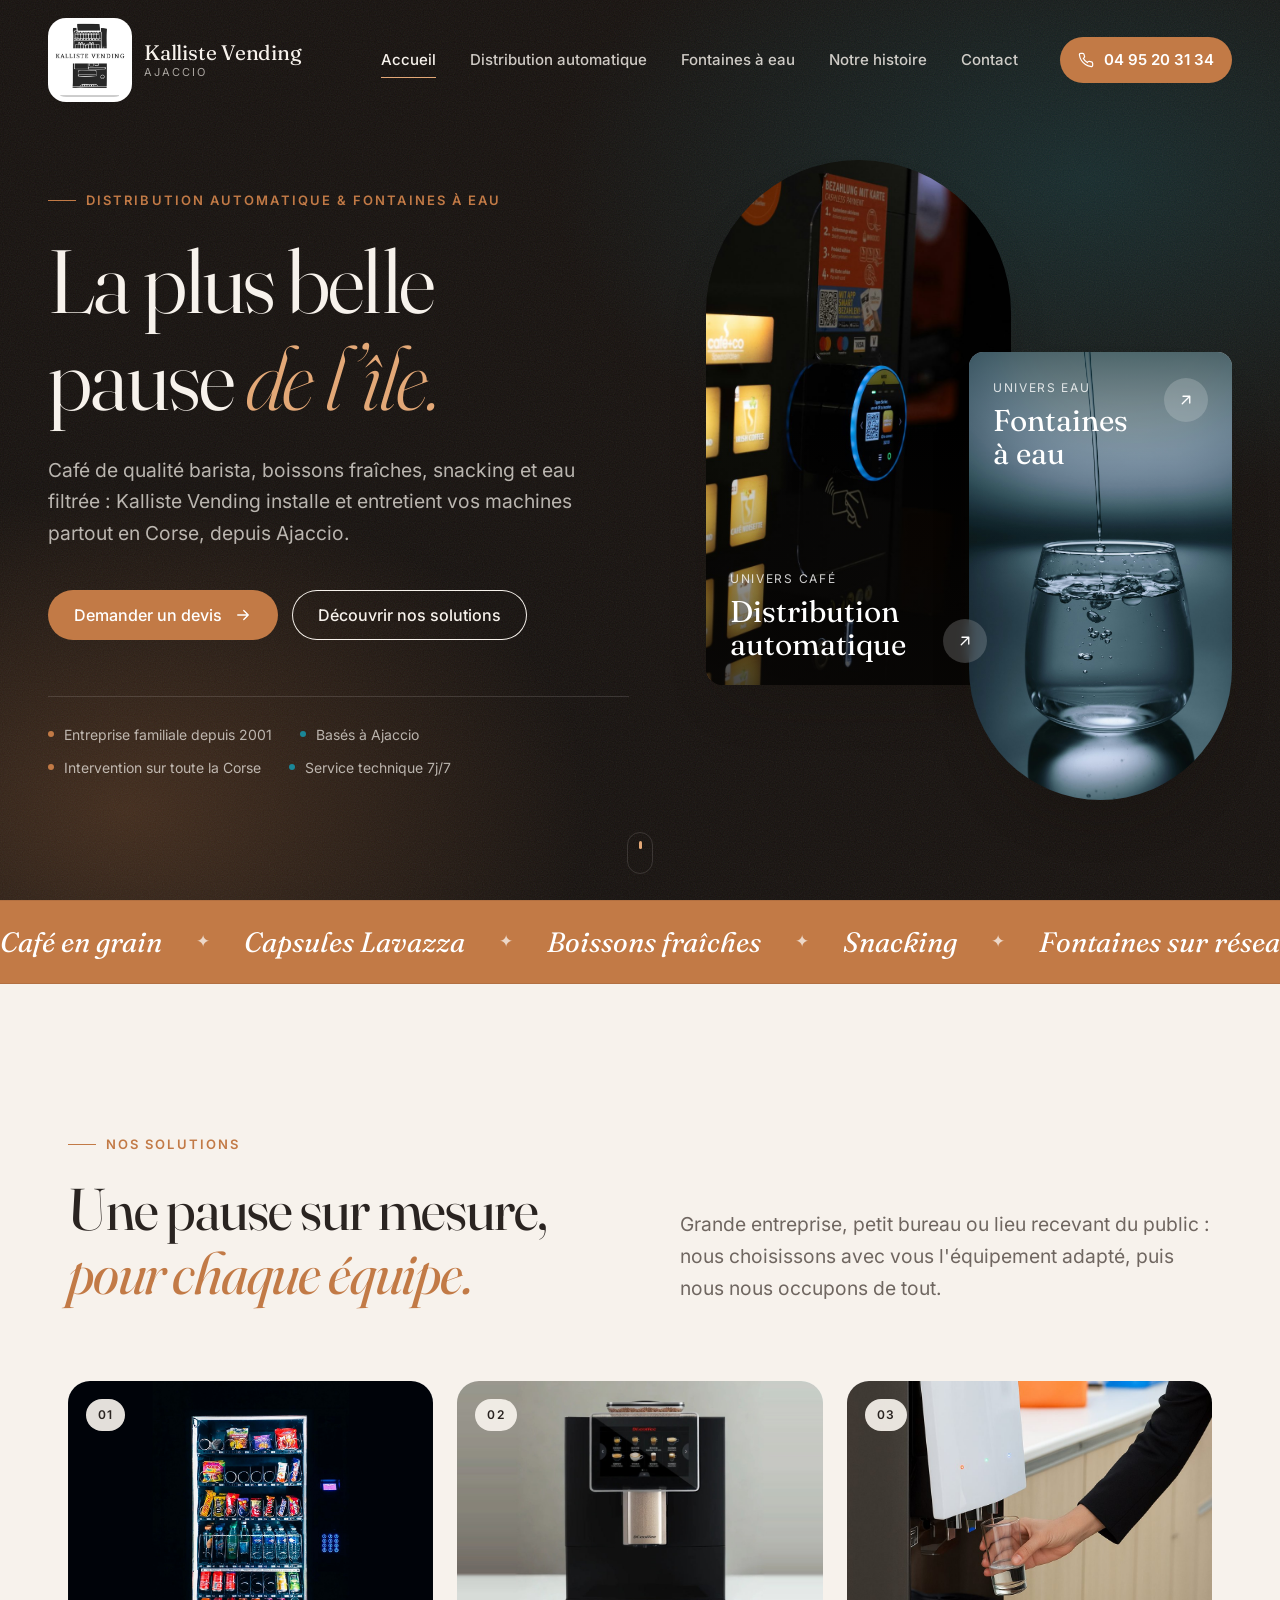
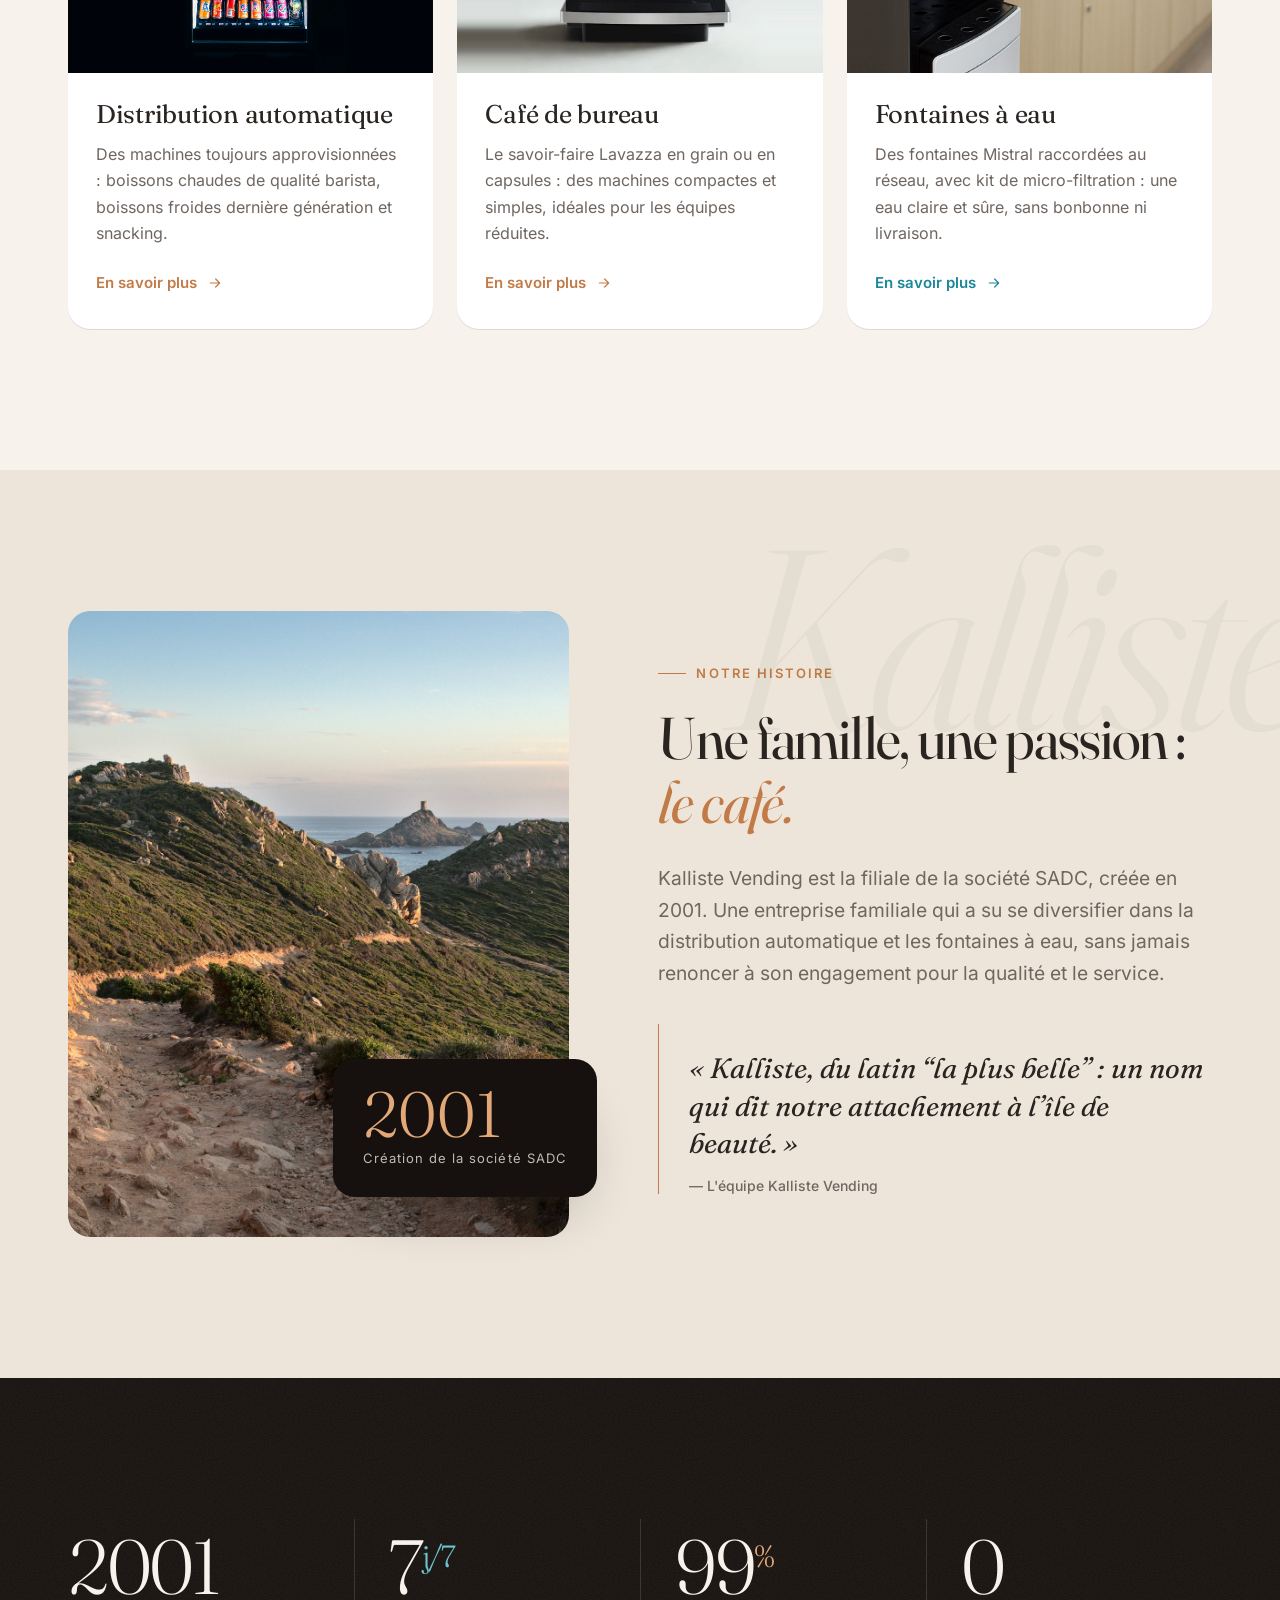
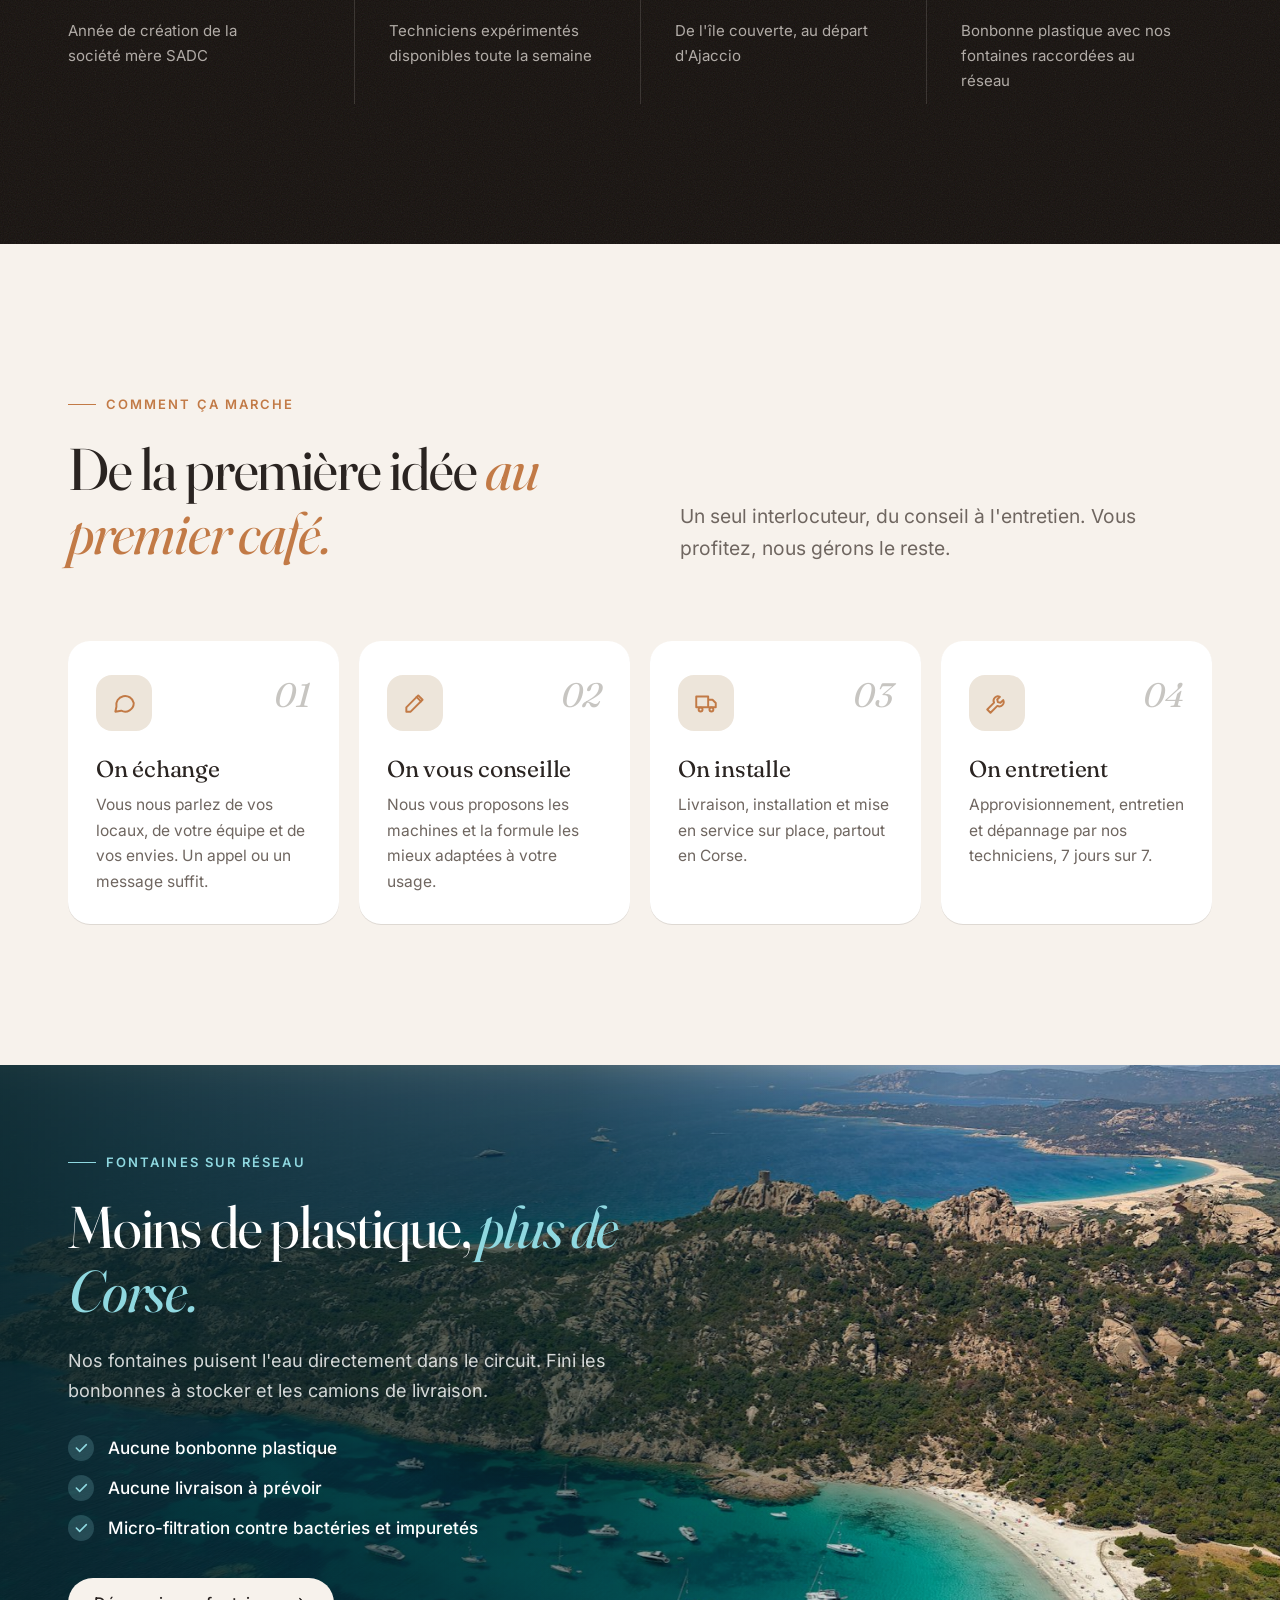
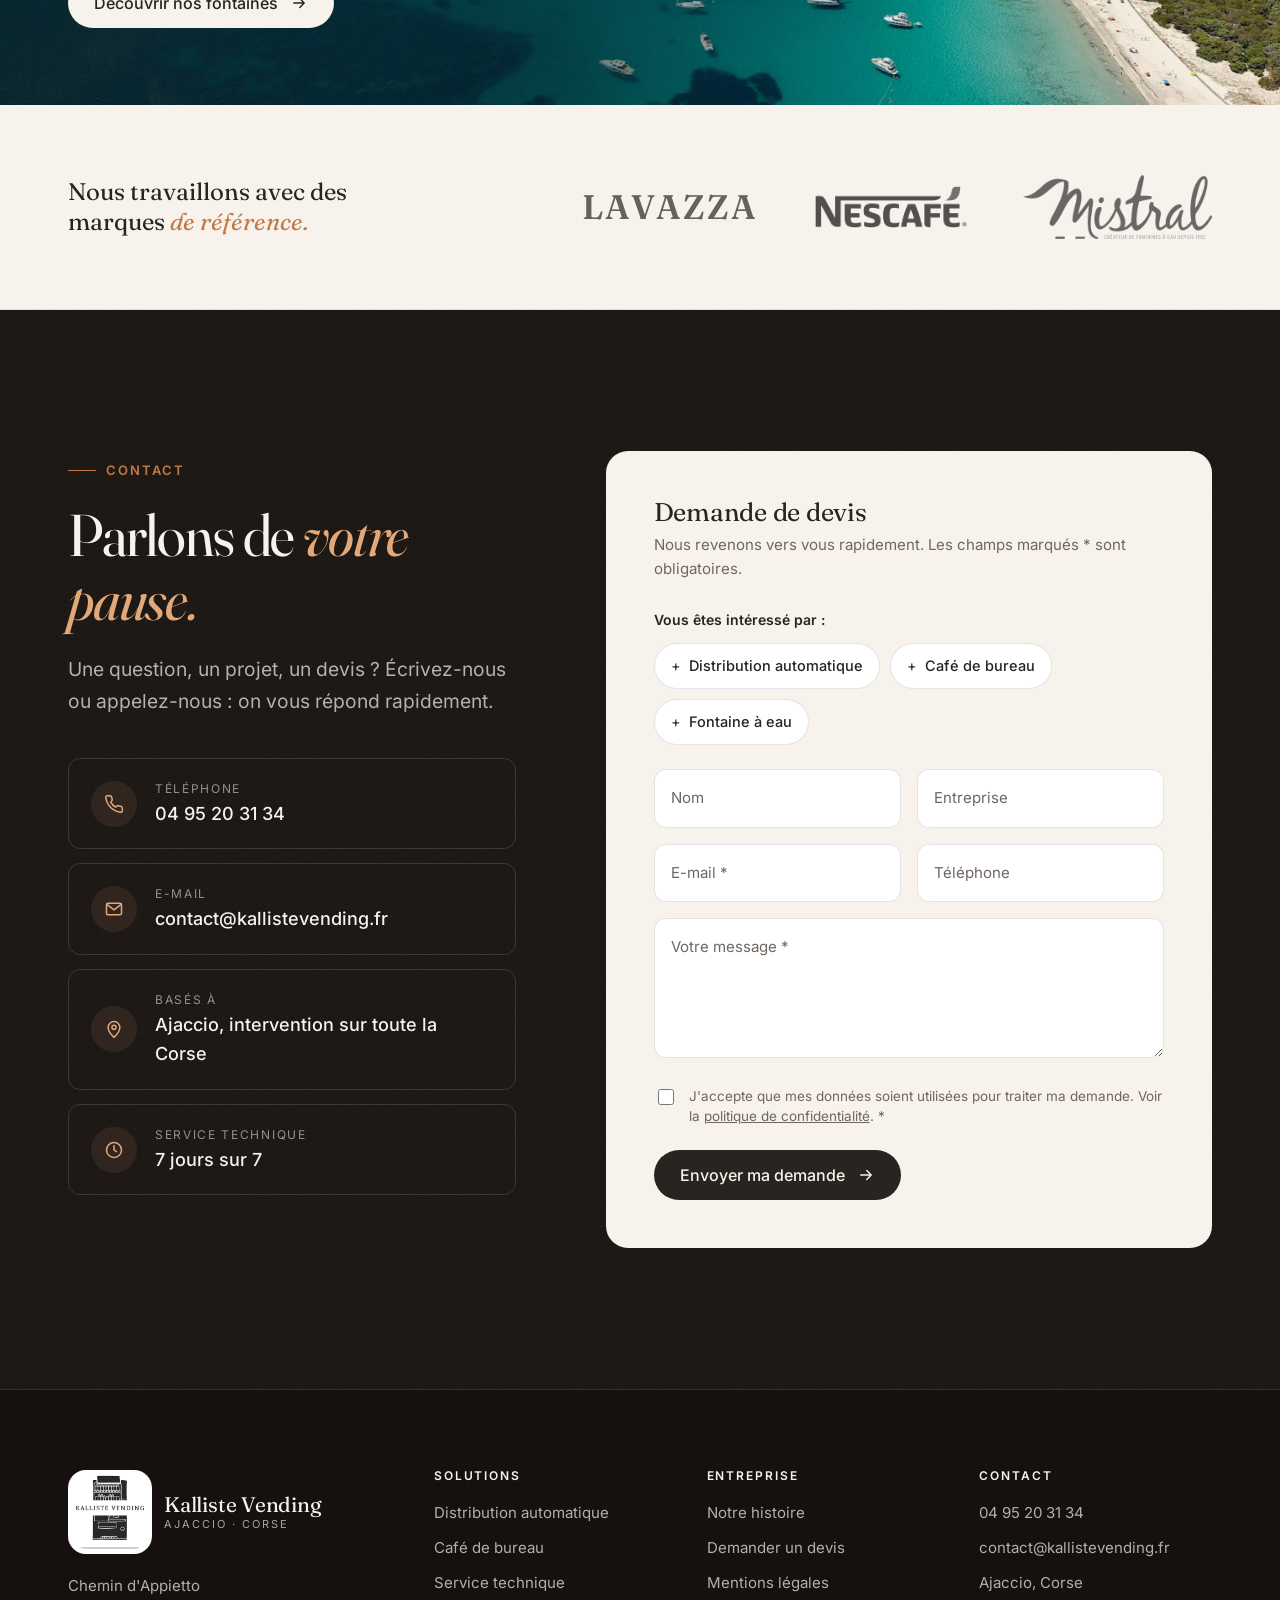
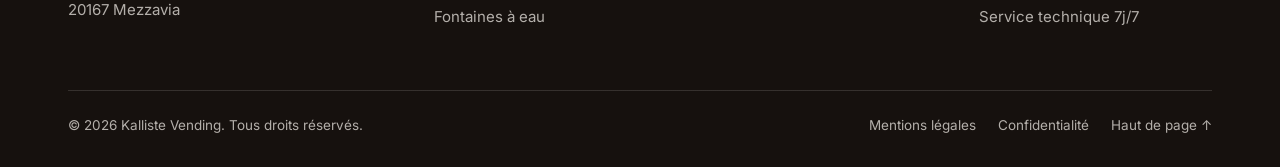
<file: index.html>
<!DOCTYPE html>
<html lang="fr" class="no-js">
<head>
  <meta charset="utf-8">
  <meta name="viewport" content="width=device-width, initial-scale=1">
  <title>Kalliste Vending — Distributeurs automatiques &amp; fontaines à eau en Corse</title>
  <meta name="description" content="Kalliste Vending, entreprise familiale basée à Ajaccio : distributeurs automatiques, machines à café de bureau Lavazza et fontaines à eau Mistral sur toute la Corse. Service technique 7j/7.">
  <meta name="theme-color" content="#16110e">
  <meta property="og:type" content="website">
  <meta property="og:title" content="Kalliste Vending — La plus belle pause de l'île">
  <meta property="og:description" content="Distributeurs automatiques, café de bureau et fontaines à eau partout en Corse.">
  <meta property="og:image" content="assets/img/distributeur.jpg">
  <link rel="icon" type="image/png" href="assets/img/favicon.png">
  <link rel="apple-touch-icon" href="assets/img/apple-touch-icon.png">
  <link rel="preload" href="assets/fonts/fraunces-normal.woff2" as="font" type="font/woff2" crossorigin>
  <link rel="preload" href="assets/fonts/inter-normal.woff2" as="font" type="font/woff2" crossorigin>
  <link rel="stylesheet" href="assets/css/style.css?v=2">
  <script>document.documentElement.classList.remove('no-js');</script>
</head>
<body>

<!-- Icônes réutilisables -->
<svg width="0" height="0" style="position:absolute" aria-hidden="true">
  <symbol id="i-phone" viewBox="0 0 24 24" fill="none" stroke="currentColor" stroke-width="1.8" stroke-linecap="round" stroke-linejoin="round"><path d="M22 16.9v3a2 2 0 0 1-2.2 2 19.8 19.8 0 0 1-8.6-3.1 19.5 19.5 0 0 1-6-6A19.8 19.8 0 0 1 2.1 4.2 2 2 0 0 1 4.1 2h3a2 2 0 0 1 2 1.7c.1.9.4 1.8.7 2.7a2 2 0 0 1-.5 2.1L8 9.8a16 16 0 0 0 6 6l1.3-1.3a2 2 0 0 1 2.1-.4c.9.3 1.8.6 2.7.7a2 2 0 0 1 1.7 2z"/></symbol>
  <symbol id="i-arrow" viewBox="0 0 24 24" fill="none" stroke="currentColor" stroke-width="1.8" stroke-linecap="round" stroke-linejoin="round"><path d="M5 12h14M13 6l6 6-6 6"/></symbol>
  <symbol id="i-arrow-ne" viewBox="0 0 24 24" fill="none" stroke="currentColor" stroke-width="1.8" stroke-linecap="round" stroke-linejoin="round"><path d="M7 17L17 7M8 7h9v9"/></symbol>
  <symbol id="i-pin" viewBox="0 0 24 24" fill="none" stroke="currentColor" stroke-width="1.8" stroke-linecap="round" stroke-linejoin="round"><path d="M12 22s7-6.2 7-12a7 7 0 1 0-14 0c0 5.8 7 12 7 12z"/><circle cx="12" cy="10" r="2.5"/></symbol>
  <symbol id="i-mail" viewBox="0 0 24 24" fill="none" stroke="currentColor" stroke-width="1.8" stroke-linecap="round" stroke-linejoin="round"><rect x="3" y="5" width="18" height="14" rx="2"/><path d="M3.5 6.5l8.5 6.5 8.5-6.5"/></symbol>
  <symbol id="i-clock" viewBox="0 0 24 24" fill="none" stroke="currentColor" stroke-width="1.8" stroke-linecap="round" stroke-linejoin="round"><circle cx="12" cy="12" r="9"/><path d="M12 7v5l3 2"/></symbol>
  <symbol id="i-chat" viewBox="0 0 24 24" fill="none" stroke="currentColor" stroke-width="1.8" stroke-linecap="round" stroke-linejoin="round"><path d="M21 12a8 8 0 0 1-11.6 7.1L4 20l1-4.6A8 8 0 1 1 21 12z"/></symbol>
  <symbol id="i-pen" viewBox="0 0 24 24" fill="none" stroke="currentColor" stroke-width="1.8" stroke-linecap="round" stroke-linejoin="round"><path d="M4 20h4L19 9l-4-4L4 16v4z"/><path d="M13.5 6.5l4 4"/></symbol>
  <symbol id="i-truck" viewBox="0 0 24 24" fill="none" stroke="currentColor" stroke-width="1.8" stroke-linecap="round" stroke-linejoin="round"><path d="M3 6h11v10H3zM14 9h4l3 3v4h-7"/><circle cx="7" cy="18" r="1.8"/><circle cx="17" cy="18" r="1.8"/></symbol>
  <symbol id="i-tool" viewBox="0 0 24 24" fill="none" stroke="currentColor" stroke-width="1.8" stroke-linecap="round" stroke-linejoin="round"><path d="M14.7 6.3a4 4 0 0 0-5.4 5.4L3 18l3 3 6.3-6.3a4 4 0 0 0 5.4-5.4l-2.5 2.5-2.4-.6-.6-2.4 2.5-2.5z"/></symbol>
  <symbol id="i-check" viewBox="0 0 24 24" fill="none" stroke="currentColor" stroke-width="2.4" stroke-linecap="round" stroke-linejoin="round"><path d="M5 12l5 5L20 7"/></symbol>
</svg>

<!-- ===================== EN-TÊTE ===================== -->
<header class="site-header" id="top">
  <div class="wrap">
    <a class="brand" href="./" aria-label="Kalliste Vending, accueil">
      <img src="assets/img/logo.png" alt="" width="54" height="54">
      <span>Kalliste Vending<small>Ajaccio</small></span>
    </a>
    <nav class="nav" aria-label="Navigation principale">
      <ul>
        <li><a href="./" aria-current="page">Accueil</a></li>
        <li><a href="distribution-automatique/">Distribution automatique</a></li>
        <li><a href="fontaines-a-eau/">Fontaines à eau</a></li>
        <li><a href="#histoire">Notre histoire</a></li>
        <li><a href="#contact">Contact</a></li>
      </ul>
    </nav>
    <a class="header-phone" href="tel:+33495203134"><svg><use href="#i-phone"/></svg>04 95 20 31 34</a>
    <button class="menu-toggle" type="button" aria-label="Ouvrir le menu" aria-expanded="false" aria-controls="mobile-menu"><span></span><span></span><span></span></button>
  </div>
</header>

<div class="mobile-menu" id="mobile-menu">
  <ul>
    <li><a href="./" aria-current="page">Accueil</a></li>
    <li><a href="distribution-automatique/">Distribution automatique</a></li>
    <li><a href="fontaines-a-eau/">Fontaines à eau</a></li>
    <li><a href="#histoire">Notre histoire</a></li>
    <li><a href="#contact">Contact</a></li>
  </ul>
  <a class="btn btn-copper" href="tel:+33495203134"><svg width="18" height="18"><use href="#i-phone"/></svg>Appeler le 04 95 20 31 34</a>
</div>

<main>

  <!-- ===================== HERO ===================== -->
  <section class="hero">
    <div class="wrap">
      <div class="hero-in">
        <span class="eyebrow">Distribution automatique &amp; fontaines à eau</span>
        <h1>La plus belle pause <em>de l’<span style="margin-left:.06em">île.</span></em></h1>
        <p class="lead">Café de qualité barista, boissons fraîches, snacking et eau filtrée : Kalliste Vending installe et entretient vos machines partout en Corse, depuis Ajaccio.</p>
        <div class="hero-actions">
          <a class="btn btn-copper" href="#contact">Demander un devis <svg class="arrow" width="18" height="18"><use href="#i-arrow"/></svg></a>
          <a class="btn btn-ghost" href="#solutions">Découvrir nos solutions</a>
        </div>
        <ul class="hero-facts">
          <li>Entreprise familiale depuis 2001</li>
          <li>Basés à Ajaccio</li>
          <li>Intervention sur toute la Corse</li>
          <li>Service technique 7j/7</li>
        </ul>
      </div>

      <div class="duo" aria-label="Nos deux univers">
        <a class="duo-card coffee" href="distribution-automatique/">
          <img src="assets/img/distributeur.jpg" alt="Distributeur de boissons chaudes éclairé" width="1920" height="1280">
          <span class="tag"><span><small>Univers café</small><b>Distribution<br>automatique</b></span><span class="circle"><svg width="18" height="18"><use href="#i-arrow-ne"/></svg></span></span>
        </a>
        <a class="duo-card water" href="fontaines-a-eau/">
          <img src="assets/img/verre-eau.jpg" alt="Eau fraîche versée dans un verre" width="1100" height="1647">
          <span class="tag"><span><small>Univers eau</small><b>Fontaines<br>à eau</b></span><span class="circle"><svg width="18" height="18"><use href="#i-arrow-ne"/></svg></span></span>
        </a>
      </div>
    </div>
    <span class="scroll-hint" aria-hidden="true"></span>
  </section>

  <!-- ===================== BANDEAU ===================== -->
  <div class="marquee" aria-hidden="true">
    <div class="marquee-track">
      <span>Café en grain</span><span>Capsules Lavazza</span><span>Boissons fraîches</span><span>Snacking</span><span>Fontaines sur réseau</span><span>Micro-filtration</span><span>Maintenance 7j/7</span><span>Toute la Corse</span>
      <span>Café en grain</span><span>Capsules Lavazza</span><span>Boissons fraîches</span><span>Snacking</span><span>Fontaines sur réseau</span><span>Micro-filtration</span><span>Maintenance 7j/7</span><span>Toute la Corse</span>
    </div>
  </div>

  <!-- ===================== SOLUTIONS ===================== -->
  <section class="section" id="solutions">
    <div class="wrap">
      <div class="section-head">
        <div class="reveal">
          <span class="eyebrow">Nos solutions</span>
          <h2>Une pause sur mesure, <em class="accent">pour chaque équipe.</em></h2>
        </div>
        <p class="lead reveal" data-delay="1">Grande entreprise, petit bureau ou lieu recevant du public : nous choisissons avec vous l'équipement adapté, puis nous nous occupons de tout.</p>
      </div>

      <div class="solutions">
        <a class="solution reveal" href="distribution-automatique/">
          <div class="solution-media">
            <img src="assets/img/distributeur-snacks.jpg" alt="Distributeur automatique de boissons et snacks" loading="lazy" width="1400" height="1400">
            <span class="solution-num">01</span>
          </div>
          <div class="solution-body">
            <h3>Distribution automatique</h3>
            <p>Des machines toujours approvisionnées : boissons chaudes de qualité barista, boissons froides dernière génération et snacking.</p>
            <span class="link-arrow">En savoir plus <svg width="16" height="16"><use href="#i-arrow"/></svg></span>
          </div>
        </a>
        <a class="solution reveal" data-delay="1" href="distribution-automatique/#cafe-bureau">
          <div class="solution-media">
            <img src="assets/img/cafe-bureau.jpg" alt="Machine à café de bureau avec écran tactile" loading="lazy" width="1088" height="870">
            <span class="solution-num">02</span>
          </div>
          <div class="solution-body">
            <h3>Café de bureau</h3>
            <p>Le savoir-faire Lavazza en grain ou en capsules : des machines compactes et simples, idéales pour les équipes réduites.</p>
            <span class="link-arrow">En savoir plus <svg width="16" height="16"><use href="#i-arrow"/></svg></span>
          </div>
        </a>
        <a class="solution is-water reveal" data-delay="2" href="fontaines-a-eau/">
          <div class="solution-media">
            <img src="assets/img/fontaine.jpg" alt="Fontaine à eau en entreprise" loading="lazy" width="1024" height="1536" style="object-position:center 30%">
            <span class="solution-num">03</span>
          </div>
          <div class="solution-body">
            <h3>Fontaines à eau</h3>
            <p>Des fontaines Mistral raccordées au réseau, avec kit de micro-filtration : une eau claire et sûre, sans bonbonne ni livraison.</p>
            <span class="link-arrow">En savoir plus <svg width="16" height="16"><use href="#i-arrow"/></svg></span>
          </div>
        </a>
      </div>
    </div>
  </section>

  <!-- ===================== HISTOIRE ===================== -->
  <section class="section story" id="histoire">
    <span class="big-word" aria-hidden="true">Kalliste</span>
    <div class="wrap story-grid">
      <div class="story-media reveal">
        <img src="assets/img/sanguinaires.jpg" alt="Les îles Sanguinaires et la tour de la Parata, à Ajaccio" loading="lazy" width="1100" height="1467">
        <div class="year"><b>2001</b><span>Création de la société SADC</span></div>
      </div>
      <div class="reveal" data-delay="1">
        <span class="eyebrow">Notre histoire</span>
        <h2>Une famille, une passion : <em class="accent">le café.</em></h2>
        <p class="lead">Kalliste Vending est la filiale de la société SADC, créée en 2001. Une entreprise familiale qui a su se diversifier dans la distribution automatique et les fontaines à eau, sans jamais renoncer à son engagement pour la qualité et le service.</p>
        <blockquote>
          «&nbsp;Kalliste, du latin “la plus belle”&nbsp;: un nom qui dit notre attachement à l’île de beauté.&nbsp;»
          <small>— L'équipe Kalliste Vending</small>
        </blockquote>
      </div>
    </div>
  </section>

  <!-- ===================== CHIFFRES ===================== -->
  <section class="section stats grain">
    <div class="wrap stats-grid">
      <div class="stat reveal"><b><span data-count="2001" data-from="1980">2001</span></b><p>Année de création de la société mère SADC</p></div>
      <div class="stat reveal" data-delay="1"><b><span data-count="7">7</span><sup>j/7</sup></b><p>Techniciens expérimentés disponibles toute la semaine</p></div>
      <div class="stat reveal" data-delay="2"><b><span data-count="100">100</span><sup>%</sup></b><p>De l'île couverte, au départ d'Ajaccio</p></div>
      <div class="stat reveal" data-delay="3"><b>0</b><p>Bonbonne plastique avec nos fontaines raccordées au réseau</p></div>
    </div>
  </section>

  <!-- ===================== PROCESSUS ===================== -->
  <section class="section">
    <div class="wrap">
      <div class="section-head">
        <div class="reveal">
          <span class="eyebrow">Comment ça marche</span>
          <h2>De la première idée <em class="accent">au premier café.</em></h2>
        </div>
        <p class="lead reveal" data-delay="1">Un seul interlocuteur, du conseil à l'entretien. Vous profitez, nous gérons le reste.</p>
      </div>
      <ol class="steps">
        <li class="step reveal">
          <div class="step-icon"><svg><use href="#i-chat"/></svg></div>
          <h3>On échange</h3>
          <p>Vous nous parlez de vos locaux, de votre équipe et de vos envies. Un appel ou un message suffit.</p>
        </li>
        <li class="step reveal" data-delay="1">
          <div class="step-icon"><svg><use href="#i-pen"/></svg></div>
          <h3>On vous conseille</h3>
          <p>Nous vous proposons les machines et la formule les mieux adaptées à votre usage.</p>
        </li>
        <li class="step reveal" data-delay="2">
          <div class="step-icon"><svg><use href="#i-truck"/></svg></div>
          <h3>On installe</h3>
          <p>Livraison, installation et mise en service sur place, partout en Corse.</p>
        </li>
        <li class="step reveal" data-delay="3">
          <div class="step-icon"><svg><use href="#i-tool"/></svg></div>
          <h3>On entretient</h3>
          <p>Approvisionnement, entretien et dépannage par nos techniciens, 7 jours sur 7.</p>
        </li>
      </ol>
    </div>
  </section>

  <!-- ===================== ÉCOLOGIE ===================== -->
  <section class="eco">
    <div class="eco-bg" data-parallax><img src="assets/img/baie-corse.jpg" alt="" loading="lazy" width="1800" height="1011" style="object-position:center 88%"></div>
    <div class="wrap">
      <div class="eco-content reveal">
        <span class="eyebrow">Fontaines sur réseau</span>
        <h2>Moins de plastique, <em>plus de Corse.</em></h2>
        <p>Nos fontaines puisent l'eau directement dans le circuit. Fini les bonbonnes à stocker et les camions de livraison.</p>
        <ul class="eco-list">
          <li><svg><use href="#i-check"/></svg>Aucune bonbonne plastique</li>
          <li><svg><use href="#i-check"/></svg>Aucune livraison à prévoir</li>
          <li><svg><use href="#i-check"/></svg>Micro-filtration contre bactéries et impuretés</li>
        </ul>
        <a class="btn btn-light btn-sea" href="fontaines-a-eau/">Découvrir nos fontaines <svg class="arrow" width="18" height="18"><use href="#i-arrow"/></svg></a>
      </div>
    </div>
  </section>

  <!-- ===================== PARTENAIRES ===================== -->
  <section class="partners">
    <div class="wrap">
      <p class="reveal">Nous travaillons avec des marques <em class="accent">de référence.</em></p>
      <div class="partner-logos reveal" data-delay="1">
        <span class="wordmark" title="Café Lavazza">Lavazza</span>
        <img class="logo-nescafe" src="assets/img/nescafe.png" alt="Nescafé" width="695" height="192" loading="lazy">
        <img src="assets/img/mistral.png" alt="Mistral, créateur de fontaines à eau" width="900" height="304" loading="lazy">
      </div>
    </div>
  </section>

  <!-- ===================== CONTACT ===================== -->
  <section class="section contact grain" id="contact">
    <div class="wrap contact-grid">
      <div class="reveal">
        <span class="eyebrow">Contact</span>
        <h2>Parlons de <em>votre pause.</em></h2>
        <p class="lead">Une question, un projet, un devis ? Écrivez-nous ou appelez-nous : on vous répond rapidement.</p>
        <div class="contact-cards">
          <a class="contact-card" href="tel:+33495203134">
            <span class="ico"><svg><use href="#i-phone"/></svg></span>
            <span><small>Téléphone</small><b>04 95 20 31 34</b></span>
          </a>
          <a class="contact-card" href="mailto:contact@kallistevending.fr">
            <span class="ico"><svg><use href="#i-mail"/></svg></span>
            <span><small>E-mail</small><b>contact@kallistevending.fr</b></span>
          </a>
          <div class="contact-card">
            <span class="ico"><svg><use href="#i-pin"/></svg></span>
            <span><small>Basés à</small><b>Ajaccio, intervention sur toute la Corse</b></span>
          </div>
          <div class="contact-card">
            <span class="ico"><svg><use href="#i-clock"/></svg></span>
            <span><small>Service technique</small><b>7 jours sur 7</b></span>
          </div>
        </div>
      </div>

      <form class="form reveal js-form" data-delay="1" method="POST" novalidate>
        <h3>Demande de devis</h3>
        <p>Nous revenons vers vous rapidement. Les champs marqués * sont obligatoires.</p>
        <input type="hidden" name="_subject" value="Demande de devis – site Kalliste Vending">
        <input type="text" name="_gotcha" tabindex="-1" autocomplete="off" aria-hidden="true" style="display:none">
        <fieldset class="chips">
          <legend>Vous êtes intéressé par :</legend>
          <label class="chip"><input type="checkbox" name="interet" value="Distribution automatique"><span>Distribution automatique</span></label>
          <label class="chip"><input type="checkbox" name="interet" value="Café de bureau"><span>Café de bureau</span></label>
          <label class="chip"><input type="checkbox" name="interet" value="Fontaine à eau"><span>Fontaine à eau</span></label>
        </fieldset>
        <div class="fields">
          <div class="field"><input id="f-nom" name="nom" type="text" placeholder=" " autocomplete="name"><label for="f-nom">Nom</label></div>
          <div class="field"><input id="f-societe" name="societe" type="text" placeholder=" " autocomplete="organization"><label for="f-societe">Entreprise</label></div>
          <div class="field"><input id="f-email" name="email" type="email" placeholder=" " autocomplete="email" required><label for="f-email">E-mail *</label></div>
          <div class="field"><input id="f-tel" name="telephone" type="tel" placeholder=" " autocomplete="tel"><label for="f-tel">Téléphone</label></div>
          <div class="field full"><textarea id="f-msg" name="message" placeholder=" " required></textarea><label for="f-msg">Votre message *</label></div>
        </div>
        <label class="consent"><input type="checkbox" name="consentement" value="oui" required><span>J'accepte que mes données soient utilisées pour traiter ma demande. Voir la <a href="mentions-legales/#confidentialite">politique de confidentialité</a>. *</span></label>
        <div class="form-foot">
          <button class="btn" type="submit">Envoyer ma demande <svg class="arrow" width="18" height="18"><use href="#i-arrow"/></svg></button>
          <p class="form-status" role="status" aria-live="polite"></p>
        </div>
      </form>
    </div>
  </section>
</main>

<!-- ===================== PIED DE PAGE ===================== -->
<footer class="site-footer">
  <div class="wrap">
    <div class="footer-top">
      <div class="footer-brand">
        <a class="brand" href="./"><img src="assets/img/logo.png" alt="" width="54" height="54"><span>Kalliste Vending<small>Ajaccio · Corse</small></span></a>
        <address>Chemin d'Appietto<br>20167 Mezzavia</address>
      </div>
      <div>
        <h4>Solutions</h4>
        <ul>
          <li><a href="distribution-automatique/">Distribution automatique</a></li>
          <li><a href="distribution-automatique/#cafe-bureau">Café de bureau</a></li>
          <li><a href="distribution-automatique/#service">Service technique</a></li>
          <li><a href="fontaines-a-eau/">Fontaines à eau</a></li>
        </ul>
      </div>
      <div>
        <h4>Entreprise</h4>
        <ul>
          <li><a href="#histoire">Notre histoire</a></li>
          <li><a href="#contact">Demander un devis</a></li>
          <li><a href="mentions-legales/">Mentions légales</a></li>
        </ul>
      </div>
      <div>
        <h4>Contact</h4>
        <ul>
          <li><a href="tel:+33495203134">04 95 20 31 34</a></li>
          <li><a href="mailto:contact@kallistevending.fr">contact@kallistevending.fr</a></li>
          <li>Ajaccio, Corse</li>
          <li>Service technique 7j/7</li>
        </ul>
      </div>
    </div>
  </div>
  <div class="wrap footer-bottom">
    <span>© <span data-year>2026</span> Kalliste Vending. Tous droits réservés.</span>
    <nav aria-label="Liens légaux">
      <a href="mentions-legales/">Mentions légales</a>
      <a href="mentions-legales/#confidentialite">Confidentialité</a>
      <a href="#top">Haut de page ↑</a>
    </nav>
  </div>
</footer>

<a class="call-fab" href="tel:+33495203134" aria-label="Appeler Kalliste Vending"><svg><use href="#i-phone"/></svg></a>

<script src="assets/js/main.js?v=2" defer></script>
</body>
</html>
</file>
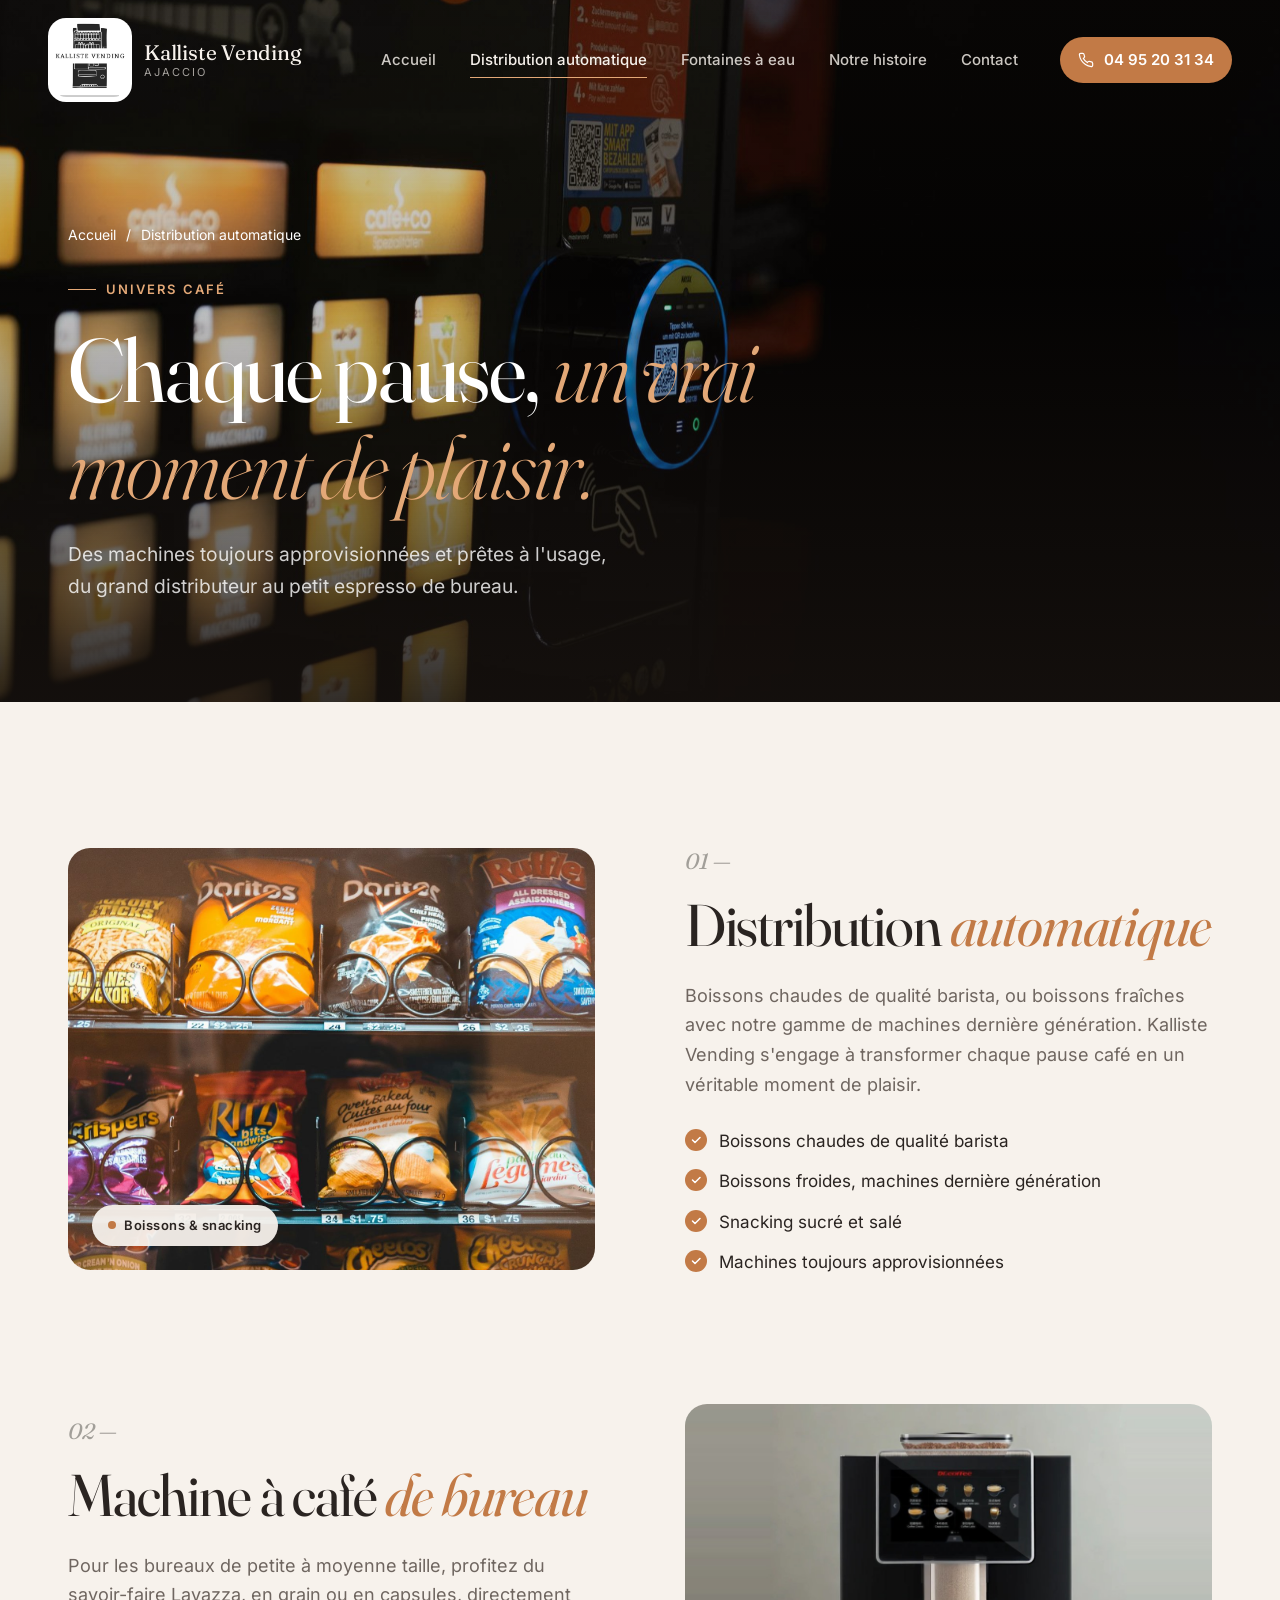
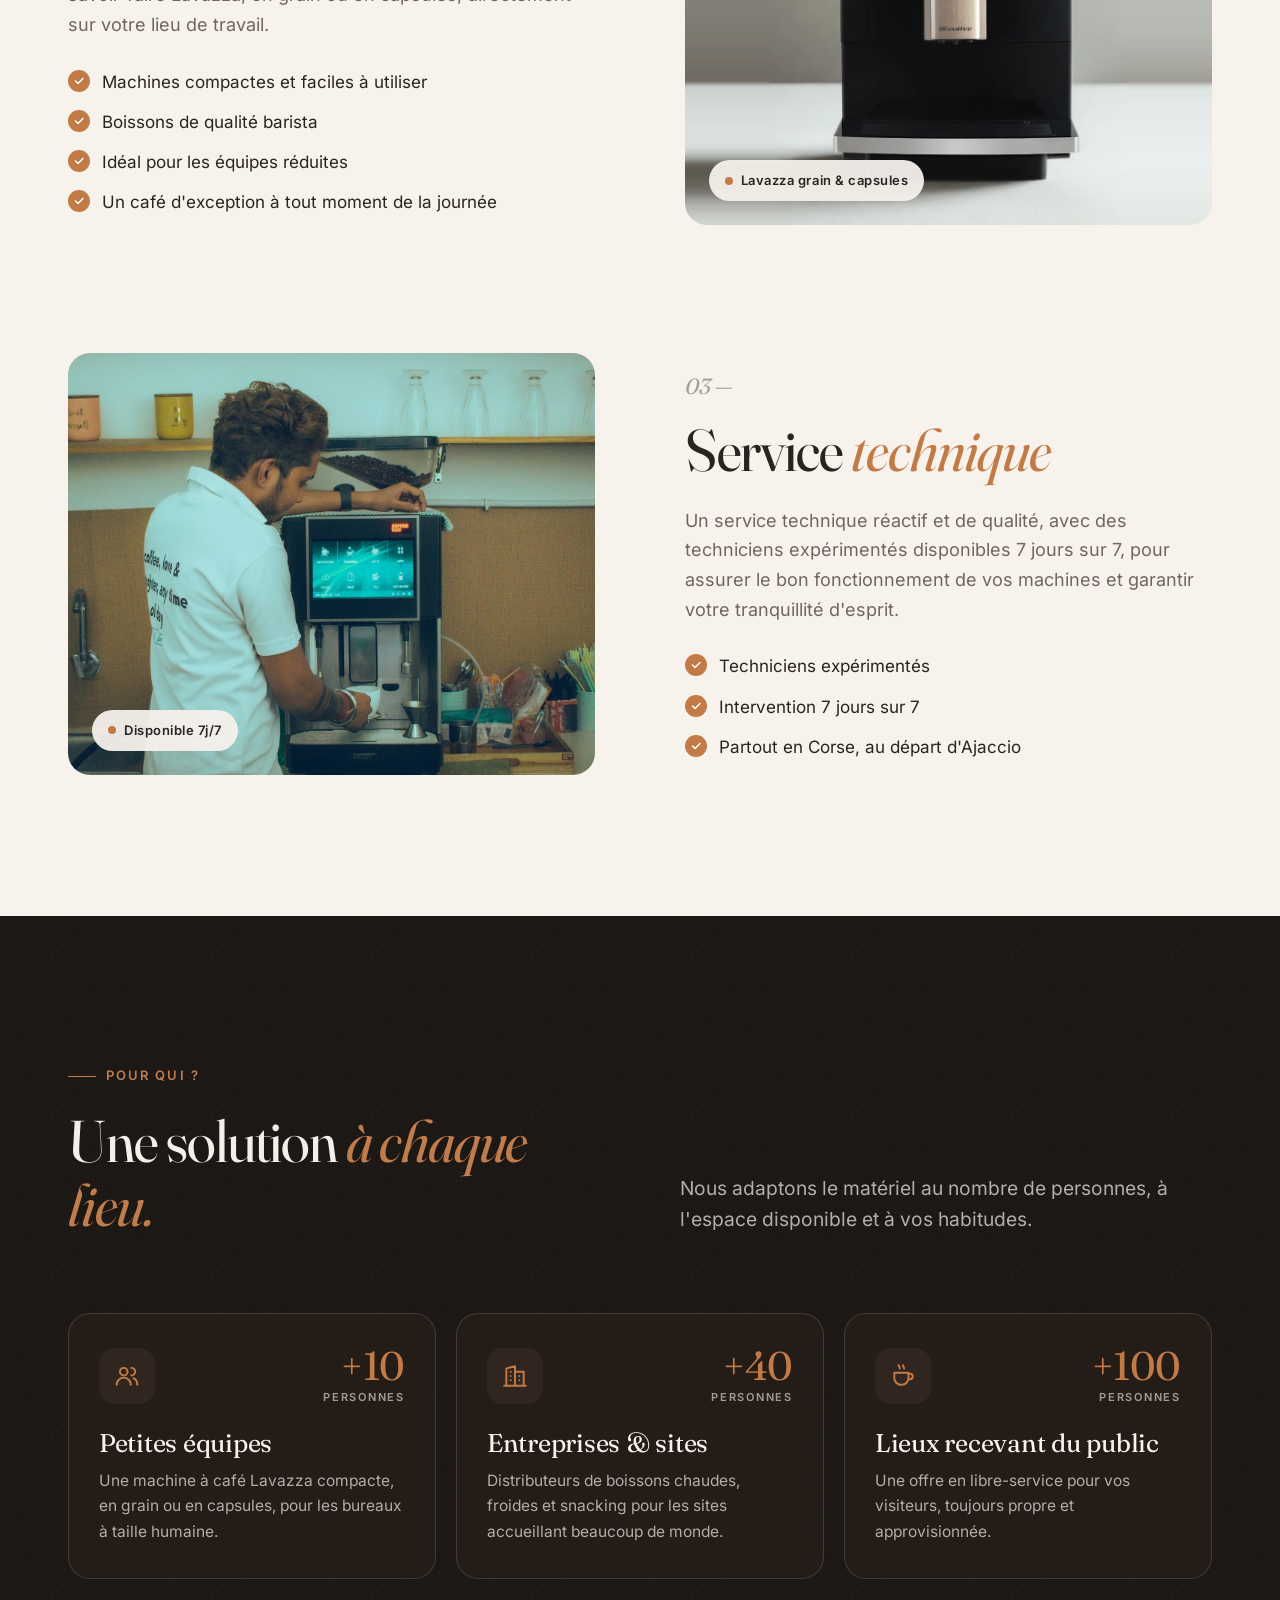
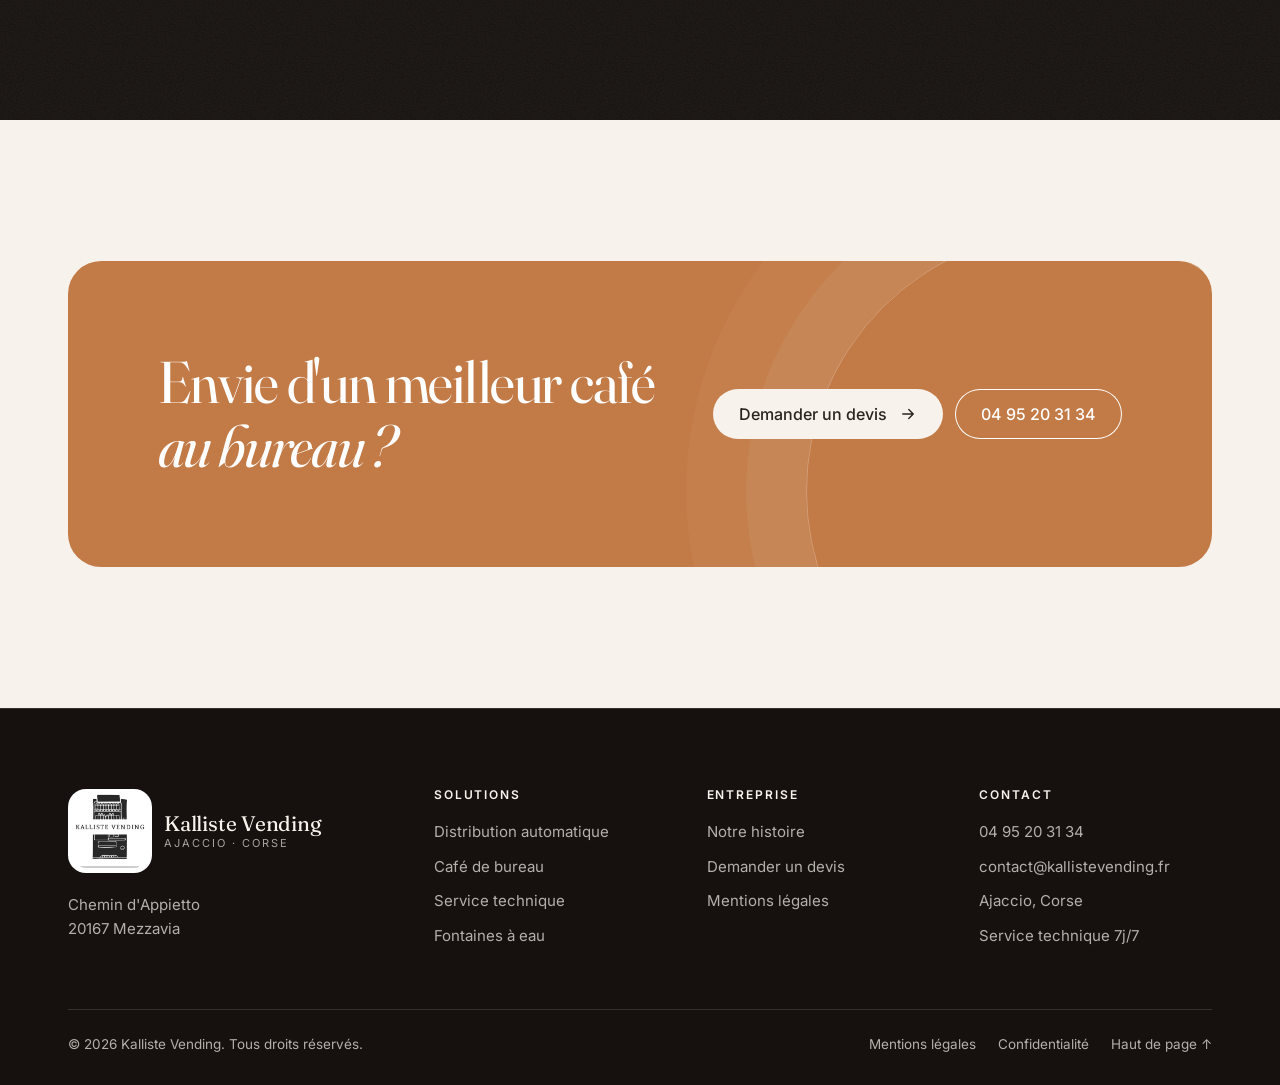
<file: distribution-automatique/index.html>
<!DOCTYPE html>
<html lang="fr" class="no-js">
<head>
  <meta charset="utf-8">
  <meta name="viewport" content="width=device-width, initial-scale=1">
  <title>Distribution automatique &amp; café de bureau en Corse | Kalliste Vending</title>
  <meta name="description" content="Distributeurs de boissons chaudes, froides et snacking, machines à café de bureau Lavazza et service technique 7j/7 partout en Corse.">
  <meta name="theme-color" content="#16110e">
  <link rel="icon" type="image/png" href="../assets/img/favicon.png">
  <link rel="apple-touch-icon" href="../assets/img/apple-touch-icon.png">
  <link rel="preload" href="../assets/fonts/fraunces-normal.woff2" as="font" type="font/woff2" crossorigin>
  <link rel="preload" href="../assets/fonts/inter-normal.woff2" as="font" type="font/woff2" crossorigin>
  <link rel="stylesheet" href="../assets/css/style.css?v=2">
  <script>document.documentElement.classList.remove('no-js');</script>
</head>
<body>

<svg width="0" height="0" style="position:absolute" aria-hidden="true">
  <symbol id="i-phone" viewBox="0 0 24 24" fill="none" stroke="currentColor" stroke-width="1.8" stroke-linecap="round" stroke-linejoin="round"><path d="M22 16.9v3a2 2 0 0 1-2.2 2 19.8 19.8 0 0 1-8.6-3.1 19.5 19.5 0 0 1-6-6A19.8 19.8 0 0 1 2.1 4.2 2 2 0 0 1 4.1 2h3a2 2 0 0 1 2 1.7c.1.9.4 1.8.7 2.7a2 2 0 0 1-.5 2.1L8 9.8a16 16 0 0 0 6 6l1.3-1.3a2 2 0 0 1 2.1-.4c.9.3 1.8.6 2.7.7a2 2 0 0 1 1.7 2z"/></symbol>
  <symbol id="i-arrow" viewBox="0 0 24 24" fill="none" stroke="currentColor" stroke-width="1.8" stroke-linecap="round" stroke-linejoin="round"><path d="M5 12h14M13 6l6 6-6 6"/></symbol>
  <symbol id="i-building" viewBox="0 0 24 24" fill="none" stroke="currentColor" stroke-width="1.8" stroke-linecap="round" stroke-linejoin="round"><path d="M4 21V5l8-2v18M12 8h8v13M8 8h.01M8 12h.01M8 16h.01M16 12h.01M16 16h.01M2 21h20"/></symbol>
  <symbol id="i-users" viewBox="0 0 24 24" fill="none" stroke="currentColor" stroke-width="1.8" stroke-linecap="round" stroke-linejoin="round"><circle cx="9" cy="8" r="3.5"/><path d="M2.5 20a6.5 6.5 0 0 1 13 0M16 4.5a3.5 3.5 0 0 1 0 7M18 14a6.5 6.5 0 0 1 3.5 6"/></symbol>
  <symbol id="i-cup" viewBox="0 0 24 24" fill="none" stroke="currentColor" stroke-width="1.8" stroke-linecap="round" stroke-linejoin="round"><path d="M4 9h13v5a6 6 0 0 1-6 6h-1a6 6 0 0 1-6-6V9zM17 10h1.5a2.5 2.5 0 0 1 0 5H17M8 2c0 1.5 1 1.5 1 3M12 2c0 1.5 1 1.5 1 3"/></symbol>
</svg>

<header class="site-header" id="top">
  <div class="wrap">
    <a class="brand" href="../" aria-label="Kalliste Vending, accueil">
      <img src="../assets/img/logo.png" alt="" width="54" height="54">
      <span>Kalliste Vending<small>Ajaccio</small></span>
    </a>
    <nav class="nav" aria-label="Navigation principale">
      <ul>
        <li><a href="../">Accueil</a></li>
        <li><a href="./" aria-current="page">Distribution automatique</a></li>
        <li><a href="../fontaines-a-eau/">Fontaines à eau</a></li>
        <li><a href="../#histoire">Notre histoire</a></li>
        <li><a href="../#contact">Contact</a></li>
      </ul>
    </nav>
    <a class="header-phone" href="tel:+33495203134"><svg><use href="#i-phone"/></svg>04 95 20 31 34</a>
    <button class="menu-toggle" type="button" aria-label="Ouvrir le menu" aria-expanded="false" aria-controls="mobile-menu"><span></span><span></span><span></span></button>
  </div>
</header>

<div class="mobile-menu" id="mobile-menu">
  <ul>
    <li><a href="../">Accueil</a></li>
    <li><a href="./" aria-current="page">Distribution automatique</a></li>
    <li><a href="../fontaines-a-eau/">Fontaines à eau</a></li>
    <li><a href="../#histoire">Notre histoire</a></li>
    <li><a href="../#contact">Contact</a></li>
  </ul>
  <a class="btn btn-copper" href="tel:+33495203134"><svg width="18" height="18"><use href="#i-phone"/></svg>Appeler le 04 95 20 31 34</a>
</div>

<main>
  <section class="page-hero">
    <div class="page-hero-bg" data-parallax><img src="../assets/img/distributeur.jpg" alt="" width="1920" height="1280"></div>
    <div class="wrap hero-in">
      <nav class="breadcrumb" aria-label="Fil d'Ariane"><a href="../">Accueil</a><span>/</span><span>Distribution automatique</span></nav>
      <span class="eyebrow">Univers café</span>
      <h1>Chaque pause, <em>un vrai moment de plaisir.</em></h1>
      <p class="lead">Des machines toujours approvisionnées et prêtes à l'usage, du grand distributeur au petit espresso de bureau.</p>
    </div>
  </section>

  <section class="section">
    <div class="wrap">
      <div class="feature-row" id="distributeurs">
        <div class="feature-media reveal">
          <img src="../assets/img/distributeur-snacking.jpg" alt="Distributeur automatique rempli de chips et de biscuits" width="1333" height="1066" loading="lazy">
          <span class="pill">Boissons &amp; snacking</span>
        </div>
        <div class="feature-text reveal" data-delay="1">
          <span class="num">01 —</span>
          <h2>Distribution <em class="accent">automatique</em></h2>
          <p>Boissons chaudes de qualité barista, ou boissons fraîches avec notre gamme de machines dernière génération. Kalliste Vending s'engage à transformer chaque pause café en un véritable moment de plaisir.</p>
          <ul class="check-list">
            <li>Boissons chaudes de qualité barista</li>
            <li>Boissons froides, machines dernière génération</li>
            <li>Snacking sucré et salé</li>
            <li>Machines toujours approvisionnées</li>
          </ul>
        </div>
      </div>

      <div class="feature-row reverse" id="cafe-bureau">
        <div class="feature-media reveal">
          <img src="../assets/img/cafe-bureau.jpg" alt="Machine à café de bureau avec écran tactile" width="1088" height="870" loading="lazy">
          <span class="pill">Lavazza grain &amp; capsules</span>
        </div>
        <div class="feature-text reveal" data-delay="1">
          <span class="num">02 —</span>
          <h2>Machine à café <em class="accent">de bureau</em></h2>
          <p>Pour les bureaux de petite à moyenne taille, profitez du savoir-faire Lavazza, en grain ou en capsules, directement sur votre lieu de travail.</p>
          <ul class="check-list">
            <li>Machines compactes et faciles à utiliser</li>
            <li>Boissons de qualité barista</li>
            <li>Idéal pour les équipes réduites</li>
            <li>Un café d'exception à tout moment de la journée</li>
          </ul>
        </div>
      </div>

      <div class="feature-row" id="service">
        <div class="feature-media reveal">
          <img src="../assets/img/technicien.jpg" alt="Technicien intervenant sur une machine à café" width="1800" height="1125" loading="lazy">
          <span class="pill">Disponible 7j/7</span>
        </div>
        <div class="feature-text reveal" data-delay="1">
          <span class="num">03 —</span>
          <h2>Service <em class="accent">technique</em></h2>
          <p>Un service technique réactif et de qualité, avec des techniciens expérimentés disponibles 7 jours sur 7, pour assurer le bon fonctionnement de vos machines et garantir votre tranquillité d'esprit.</p>
          <ul class="check-list">
            <li>Techniciens expérimentés</li>
            <li>Intervention 7 jours sur 7</li>
            <li>Partout en Corse, au départ d'Ajaccio</li>
          </ul>
        </div>
      </div>
    </div>
  </section>

  <section class="section dark grain">
    <div class="wrap">
      <div class="section-head">
        <div class="reveal">
          <span class="eyebrow">Pour qui ?</span>
          <h2>Une solution <em class="accent">à chaque lieu.</em></h2>
        </div>
        <p class="lead reveal" data-delay="1">Nous adaptons le matériel au nombre de personnes, à l'espace disponible et à vos habitudes.</p>
      </div>
      <div class="offer-grid">
        <div class="offer reveal">
          <div class="step-icon"><svg><use href="#i-users"/></svg></div>
          <span class="offer-size"><b>+10</b><small>personnes</small></span>
          <h3>Petites équipes</h3>
          <p>Une machine à café Lavazza compacte, en grain ou en capsules, pour les bureaux à taille humaine.</p>
        </div>
        <div class="offer reveal" data-delay="1">
          <div class="step-icon"><svg><use href="#i-building"/></svg></div>
          <span class="offer-size"><b>+40</b><small>personnes</small></span>
          <h3>Entreprises &amp; sites</h3>
          <p>Distributeurs de boissons chaudes, froides et snacking pour les sites accueillant beaucoup de monde.</p>
        </div>
        <div class="offer reveal" data-delay="2">
          <div class="step-icon"><svg><use href="#i-cup"/></svg></div>
          <span class="offer-size"><b>+100</b><small>personnes</small></span>
          <h3>Lieux recevant du public</h3>
          <p>Une offre en libre-service pour vos visiteurs, toujours propre et approvisionnée.</p>
        </div>
      </div>
    </div>
  </section>

  <section class="section">
    <div class="cta-wrap" style="padding-bottom:0">
      <div class="cta-band reveal">
        <h2>Envie d'un meilleur café <em>au bureau ?</em></h2>
        <div class="actions">
          <a class="btn btn-light" href="../#contact">Demander un devis <svg class="arrow" width="18" height="18"><use href="#i-arrow"/></svg></a>
          <a class="btn btn-ghost" href="tel:+33495203134">04 95 20 31 34</a>
        </div>
      </div>
    </div>
  </section>
</main>

<footer class="site-footer">
  <div class="wrap">
    <div class="footer-top">
      <div class="footer-brand">
        <a class="brand" href="../"><img src="../assets/img/logo.png" alt="" width="54" height="54"><span>Kalliste Vending<small>Ajaccio · Corse</small></span></a>
        <address>Chemin d'Appietto<br>20167 Mezzavia</address>
      </div>
      <div>
        <h4>Solutions</h4>
        <ul>
          <li><a href="./">Distribution automatique</a></li>
          <li><a href="#cafe-bureau">Café de bureau</a></li>
          <li><a href="#service">Service technique</a></li>
          <li><a href="../fontaines-a-eau/">Fontaines à eau</a></li>
        </ul>
      </div>
      <div>
        <h4>Entreprise</h4>
        <ul>
          <li><a href="../#histoire">Notre histoire</a></li>
          <li><a href="../#contact">Demander un devis</a></li>
          <li><a href="../mentions-legales/">Mentions légales</a></li>
        </ul>
      </div>
      <div>
        <h4>Contact</h4>
        <ul>
          <li><a href="tel:+33495203134">04 95 20 31 34</a></li>
          <li><a href="mailto:contact@kallistevending.fr">contact@kallistevending.fr</a></li>
          <li>Ajaccio, Corse</li>
          <li>Service technique 7j/7</li>
        </ul>
      </div>
    </div>
  </div>
  <div class="wrap footer-bottom">
    <span>© <span data-year>2026</span> Kalliste Vending. Tous droits réservés.</span>
    <nav aria-label="Liens légaux">
      <a href="../mentions-legales/">Mentions légales</a>
      <a href="../mentions-legales/#confidentialite">Confidentialité</a>
      <a href="#top">Haut de page ↑</a>
    </nav>
  </div>
</footer>

<a class="call-fab" href="tel:+33495203134" aria-label="Appeler Kalliste Vending"><svg><use href="#i-phone"/></svg></a>
<script src="../assets/js/main.js?v=2" defer></script>
</body>
</html>
</file>
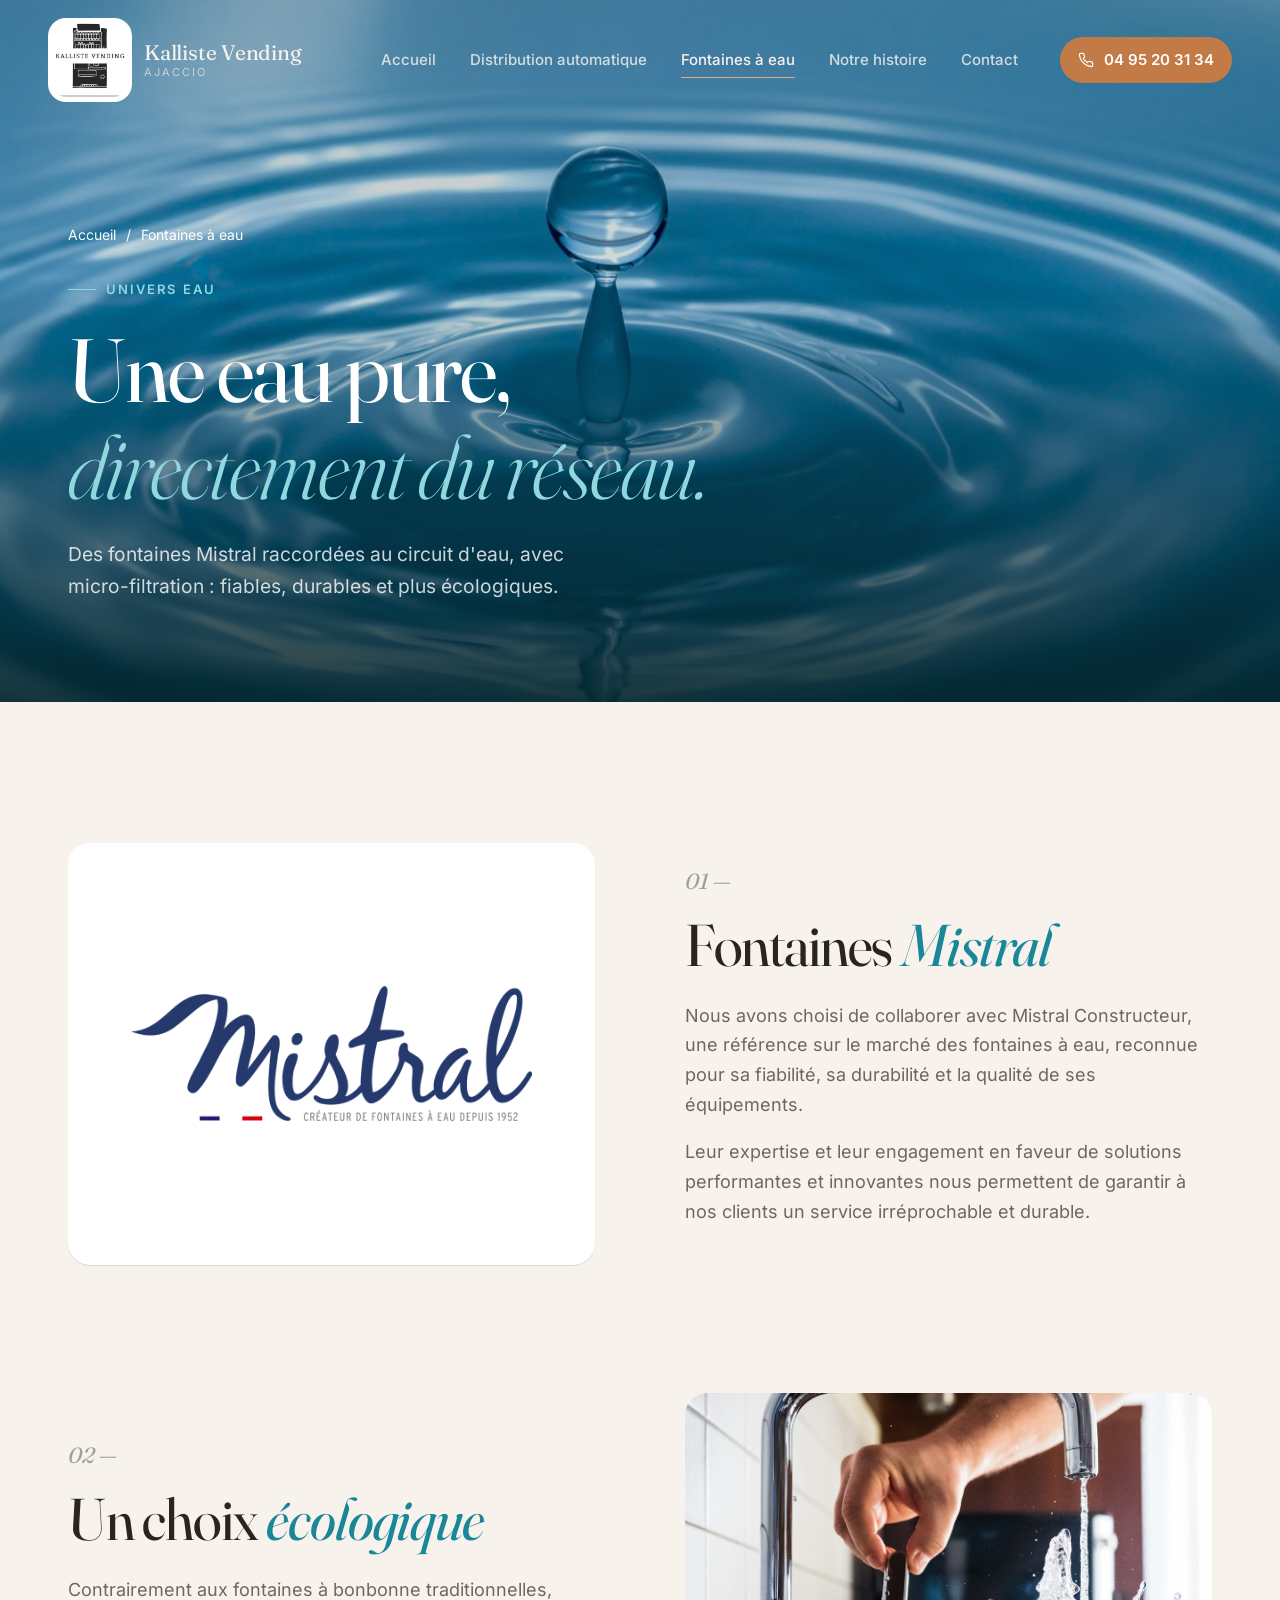
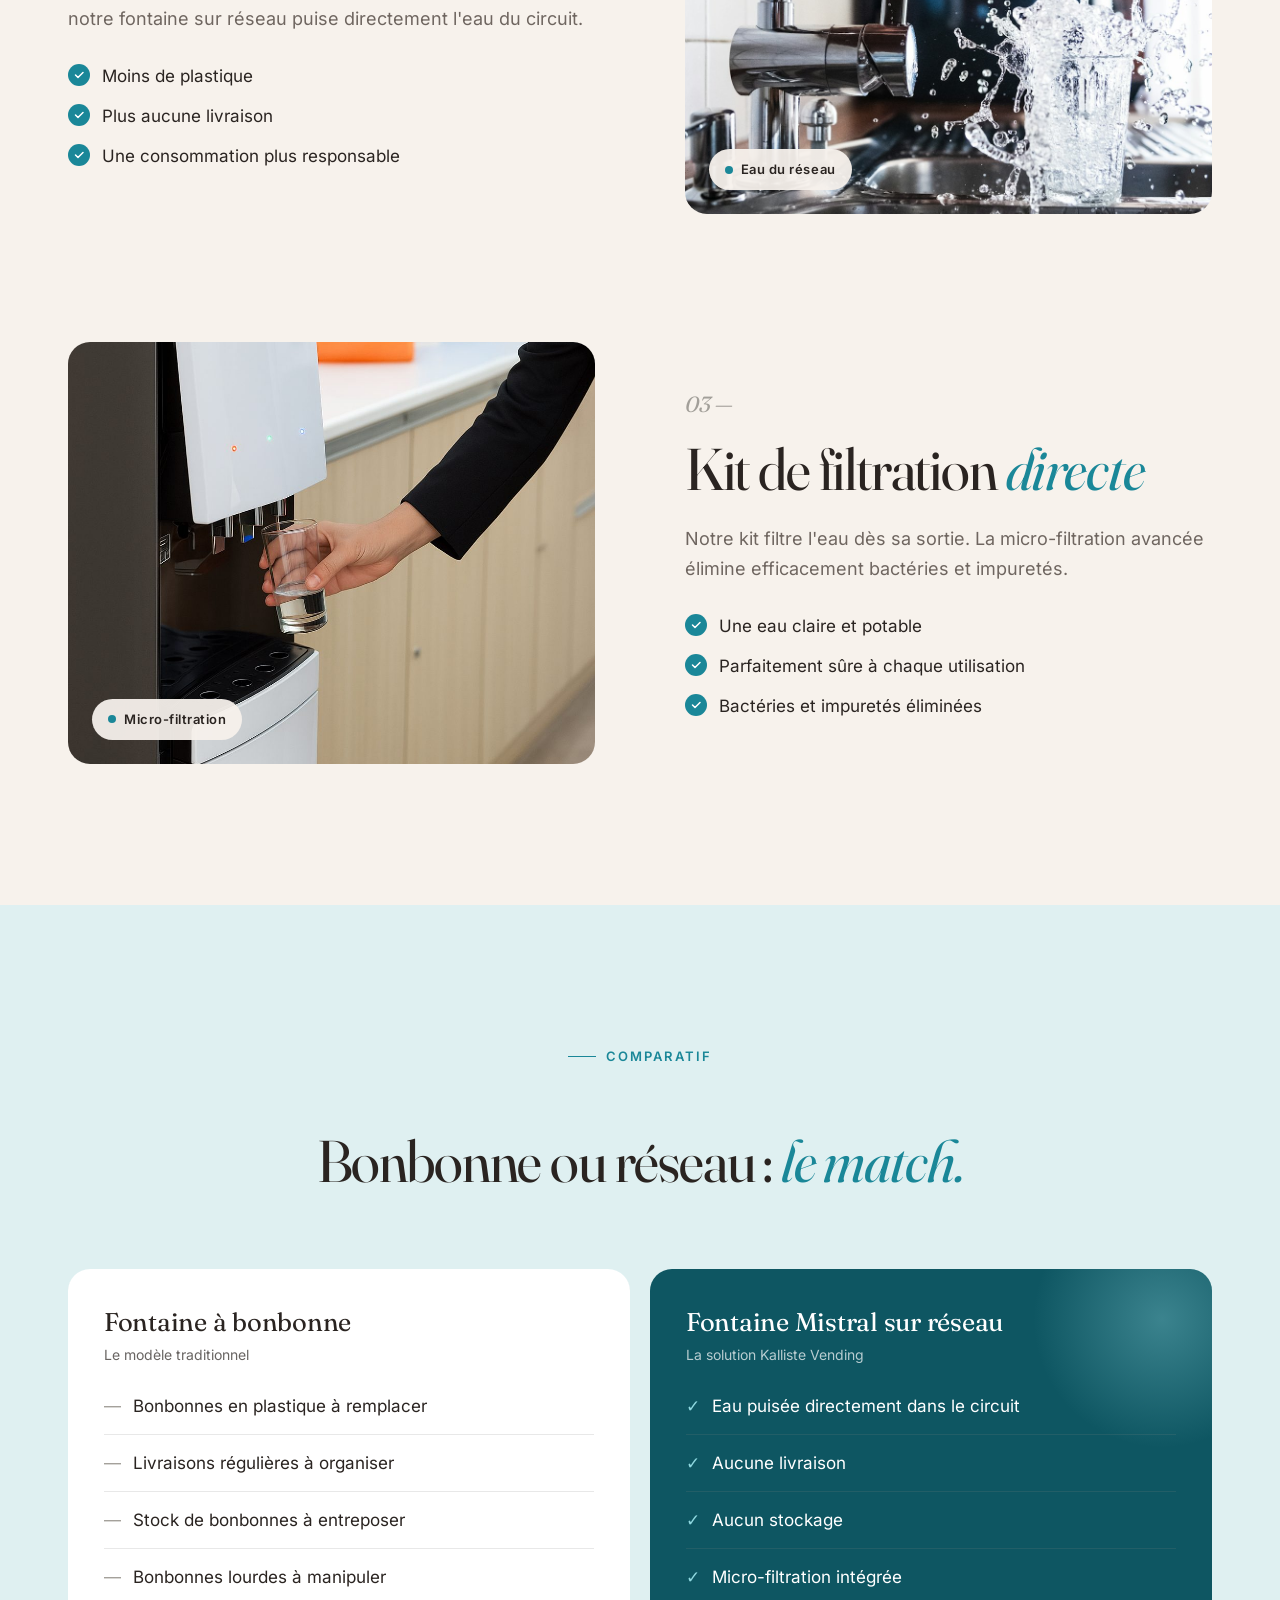
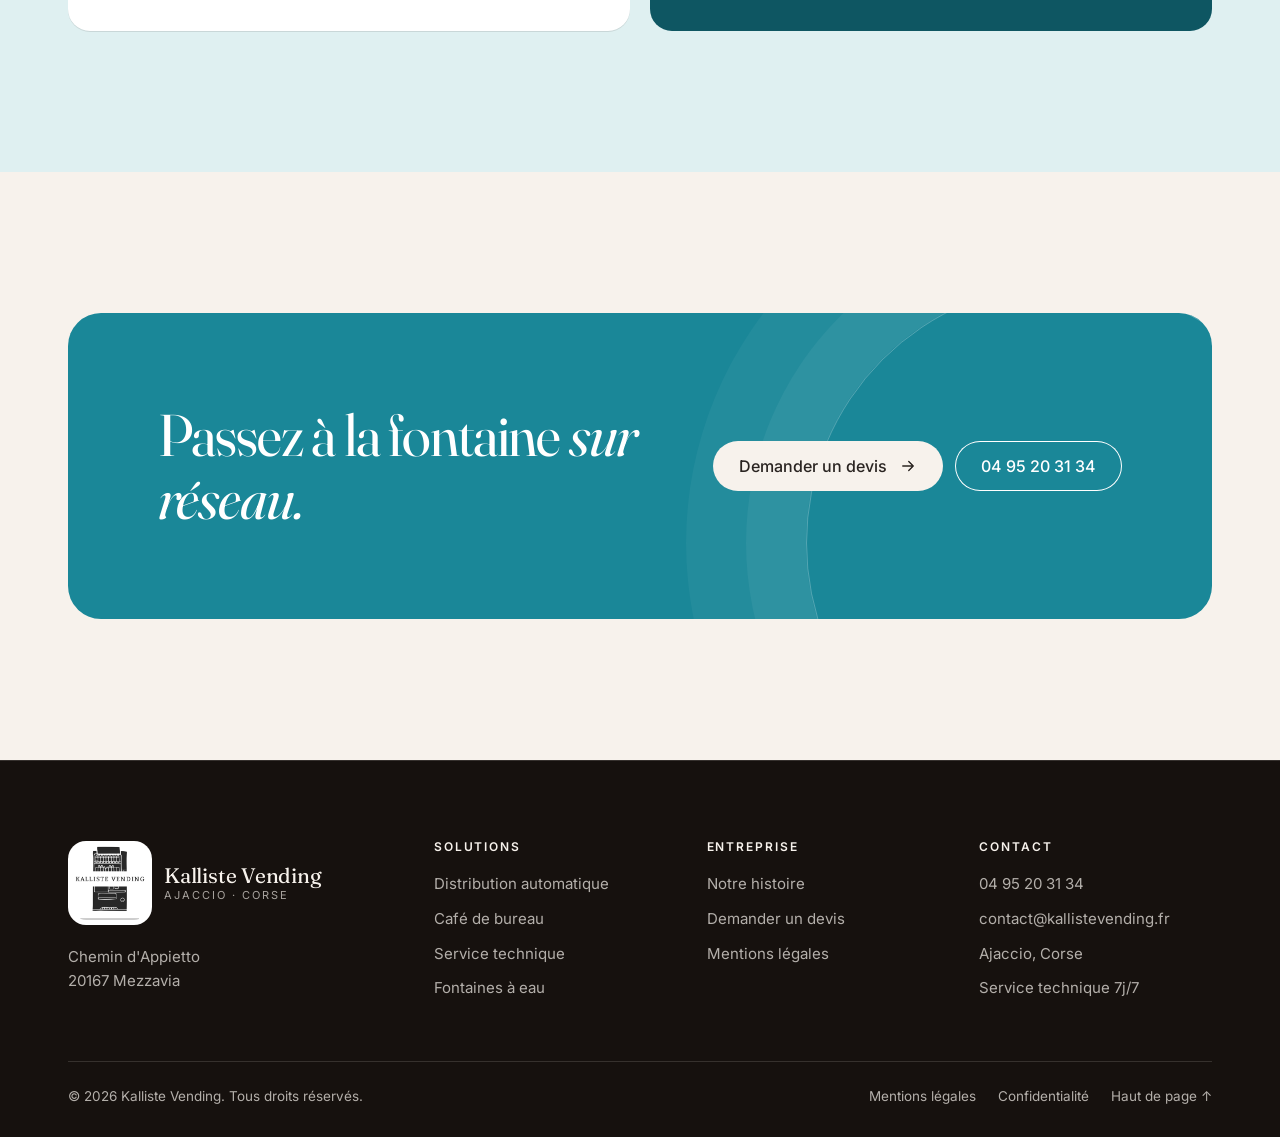
<file: fontaines-a-eau/index.html>
<!DOCTYPE html>
<html lang="fr" class="no-js">
<head>
  <meta charset="utf-8">
  <meta name="viewport" content="width=device-width, initial-scale=1">
  <title>Fontaines à eau sur réseau en Corse | Kalliste Vending</title>
  <meta name="description" content="Fontaines à eau Mistral raccordées au réseau, avec kit de micro-filtration : une eau claire et sûre, sans bonbonne ni livraison. Partout en Corse.">
  <meta name="theme-color" content="#0e5662">
  <link rel="icon" type="image/png" href="../assets/img/favicon.png">
  <link rel="apple-touch-icon" href="../assets/img/apple-touch-icon.png">
  <link rel="preload" href="../assets/fonts/fraunces-normal.woff2" as="font" type="font/woff2" crossorigin>
  <link rel="preload" href="../assets/fonts/inter-normal.woff2" as="font" type="font/woff2" crossorigin>
  <link rel="stylesheet" href="../assets/css/style.css?v=2">
  <script>document.documentElement.classList.remove('no-js');</script>
</head>
<body class="is-water">

<svg width="0" height="0" style="position:absolute" aria-hidden="true">
  <symbol id="i-phone" viewBox="0 0 24 24" fill="none" stroke="currentColor" stroke-width="1.8" stroke-linecap="round" stroke-linejoin="round"><path d="M22 16.9v3a2 2 0 0 1-2.2 2 19.8 19.8 0 0 1-8.6-3.1 19.5 19.5 0 0 1-6-6A19.8 19.8 0 0 1 2.1 4.2 2 2 0 0 1 4.1 2h3a2 2 0 0 1 2 1.7c.1.9.4 1.8.7 2.7a2 2 0 0 1-.5 2.1L8 9.8a16 16 0 0 0 6 6l1.3-1.3a2 2 0 0 1 2.1-.4c.9.3 1.8.6 2.7.7a2 2 0 0 1 1.7 2z"/></symbol>
  <symbol id="i-arrow" viewBox="0 0 24 24" fill="none" stroke="currentColor" stroke-width="1.8" stroke-linecap="round" stroke-linejoin="round"><path d="M5 12h14M13 6l6 6-6 6"/></symbol>
</svg>

<header class="site-header" id="top">
  <div class="wrap">
    <a class="brand" href="../" aria-label="Kalliste Vending, accueil">
      <img src="../assets/img/logo.png" alt="" width="54" height="54">
      <span>Kalliste Vending<small>Ajaccio</small></span>
    </a>
    <nav class="nav" aria-label="Navigation principale">
      <ul>
        <li><a href="../">Accueil</a></li>
        <li><a href="../distribution-automatique/">Distribution automatique</a></li>
        <li><a href="./" aria-current="page">Fontaines à eau</a></li>
        <li><a href="../#histoire">Notre histoire</a></li>
        <li><a href="../#contact">Contact</a></li>
      </ul>
    </nav>
    <a class="header-phone" href="tel:+33495203134"><svg><use href="#i-phone"/></svg>04 95 20 31 34</a>
    <button class="menu-toggle" type="button" aria-label="Ouvrir le menu" aria-expanded="false" aria-controls="mobile-menu"><span></span><span></span><span></span></button>
  </div>
</header>

<div class="mobile-menu" id="mobile-menu">
  <ul>
    <li><a href="../">Accueil</a></li>
    <li><a href="../distribution-automatique/">Distribution automatique</a></li>
    <li><a href="./" aria-current="page">Fontaines à eau</a></li>
    <li><a href="../#histoire">Notre histoire</a></li>
    <li><a href="../#contact">Contact</a></li>
  </ul>
  <a class="btn btn-copper" href="tel:+33495203134"><svg width="18" height="18"><use href="#i-phone"/></svg>Appeler le 04 95 20 31 34</a>
</div>

<main>
  <section class="page-hero water">
    <div class="page-hero-bg" data-parallax><img src="../assets/img/goutte.jpg" alt="" width="1800" height="1205"></div>
    <div class="wrap hero-in">
      <nav class="breadcrumb" aria-label="Fil d'Ariane"><a href="../">Accueil</a><span>/</span><span>Fontaines à eau</span></nav>
      <span class="eyebrow">Univers eau</span>
      <h1>Une eau pure, <em>directement du réseau.</em></h1>
      <p class="lead">Des fontaines Mistral raccordées au circuit d'eau, avec micro-filtration : fiables, durables et plus écologiques.</p>
    </div>
  </section>

  <section class="section">
    <div class="wrap">
      <div class="feature-row">
        <div class="feature-media logo-box reveal">
          <img src="../assets/img/mistral.png" alt="Mistral, créateur de fontaines à eau" width="900" height="304" loading="lazy">
        </div>
        <div class="feature-text reveal" data-delay="1">
          <span class="num">01 —</span>
          <h2>Fontaines <em class="accent-sea">Mistral</em></h2>
          <p>Nous avons choisi de collaborer avec Mistral Constructeur, une référence sur le marché des fontaines à eau, reconnue pour sa fiabilité, sa durabilité et la qualité de ses équipements.</p>
          <p>Leur expertise et leur engagement en faveur de solutions performantes et innovantes nous permettent de garantir à nos clients un service irréprochable et durable.</p>
        </div>
      </div>

      <div class="feature-row reverse">
        <div class="feature-media reveal">
          <img src="../assets/img/robinet.jpg" alt="Eau du réseau coulant d'un robinet dans un verre" width="1100" height="1650" loading="lazy" style="object-position:center 40%">
          <span class="pill">Eau du réseau</span>
        </div>
        <div class="feature-text reveal" data-delay="1">
          <span class="num">02 —</span>
          <h2>Un choix <em class="accent-sea">écologique</em></h2>
          <p>Contrairement aux fontaines à bonbonne traditionnelles, notre fontaine sur réseau puise directement l'eau du circuit.</p>
          <ul class="check-list">
            <li>Moins de plastique</li>
            <li>Plus aucune livraison</li>
            <li>Une consommation plus responsable</li>
          </ul>
        </div>
      </div>

      <div class="feature-row">
        <div class="feature-media reveal">
          <img src="../assets/img/fontaine.jpg" alt="Remplissage d'un verre d'eau à une fontaine" width="1024" height="1536" loading="lazy" style="object-position:center 35%">
          <span class="pill">Micro-filtration</span>
        </div>
        <div class="feature-text reveal" data-delay="1">
          <span class="num">03 —</span>
          <h2>Kit de filtration <em class="accent-sea">directe</em></h2>
          <p>Notre kit filtre l'eau dès sa sortie. La micro-filtration avancée élimine efficacement bactéries et impuretés.</p>
          <ul class="check-list">
            <li>Une eau claire et potable</li>
            <li>Parfaitement sûre à chaque utilisation</li>
            <li>Bactéries et impuretés éliminées</li>
          </ul>
        </div>
      </div>
    </div>
  </section>

  <section class="section" style="background:var(--sea-light)">
    <div class="wrap">
      <div class="section-head center reveal">
        <span class="eyebrow sea">Comparatif</span>
        <h2>Bonbonne ou réseau : <em class="accent-sea">le match.</em></h2>
      </div>
      <div class="compare">
        <div class="compare-col old reveal">
          <h3>Fontaine à bonbonne</h3>
          <p class="sub">Le modèle traditionnel</p>
          <ul>
            <li>Bonbonnes en plastique à remplacer</li>
            <li>Livraisons régulières à organiser</li>
            <li>Stock de bonbonnes à entreposer</li>
            <li>Bonbonnes lourdes à manipuler</li>
          </ul>
        </div>
        <div class="compare-col new reveal" data-delay="1">
          <h3>Fontaine Mistral sur réseau</h3>
          <p class="sub">La solution Kalliste Vending</p>
          <ul>
            <li>Eau puisée directement dans le circuit</li>
            <li>Aucune livraison</li>
            <li>Aucun stockage</li>
            <li>Micro-filtration intégrée</li>
          </ul>
        </div>
      </div>
    </div>
  </section>

  <section class="section">
    <div class="cta-wrap" style="padding-bottom:0">
      <div class="cta-band water reveal">
        <h2>Passez à la fontaine <em>sur réseau.</em></h2>
        <div class="actions">
          <a class="btn btn-light" href="../#contact">Demander un devis <svg class="arrow" width="18" height="18"><use href="#i-arrow"/></svg></a>
          <a class="btn btn-ghost" href="tel:+33495203134">04 95 20 31 34</a>
        </div>
      </div>
    </div>
  </section>
</main>

<footer class="site-footer">
  <div class="wrap">
    <div class="footer-top">
      <div class="footer-brand">
        <a class="brand" href="../"><img src="../assets/img/logo.png" alt="" width="54" height="54"><span>Kalliste Vending<small>Ajaccio · Corse</small></span></a>
        <address>Chemin d'Appietto<br>20167 Mezzavia</address>
      </div>
      <div>
        <h4>Solutions</h4>
        <ul>
          <li><a href="../distribution-automatique/">Distribution automatique</a></li>
          <li><a href="../distribution-automatique/#cafe-bureau">Café de bureau</a></li>
          <li><a href="../distribution-automatique/#service">Service technique</a></li>
          <li><a href="./">Fontaines à eau</a></li>
        </ul>
      </div>
      <div>
        <h4>Entreprise</h4>
        <ul>
          <li><a href="../#histoire">Notre histoire</a></li>
          <li><a href="../#contact">Demander un devis</a></li>
          <li><a href="../mentions-legales/">Mentions légales</a></li>
        </ul>
      </div>
      <div>
        <h4>Contact</h4>
        <ul>
          <li><a href="tel:+33495203134">04 95 20 31 34</a></li>
          <li><a href="mailto:contact@kallistevending.fr">contact@kallistevending.fr</a></li>
          <li>Ajaccio, Corse</li>
          <li>Service technique 7j/7</li>
        </ul>
      </div>
    </div>
  </div>
  <div class="wrap footer-bottom">
    <span>© <span data-year>2026</span> Kalliste Vending. Tous droits réservés.</span>
    <nav aria-label="Liens légaux">
      <a href="../mentions-legales/">Mentions légales</a>
      <a href="../mentions-legales/#confidentialite">Confidentialité</a>
      <a href="#top">Haut de page ↑</a>
    </nav>
  </div>
</footer>

<a class="call-fab" href="tel:+33495203134" aria-label="Appeler Kalliste Vending"><svg><use href="#i-phone"/></svg></a>
<script src="../assets/js/main.js?v=2" defer></script>
</body>
</html>
</file>
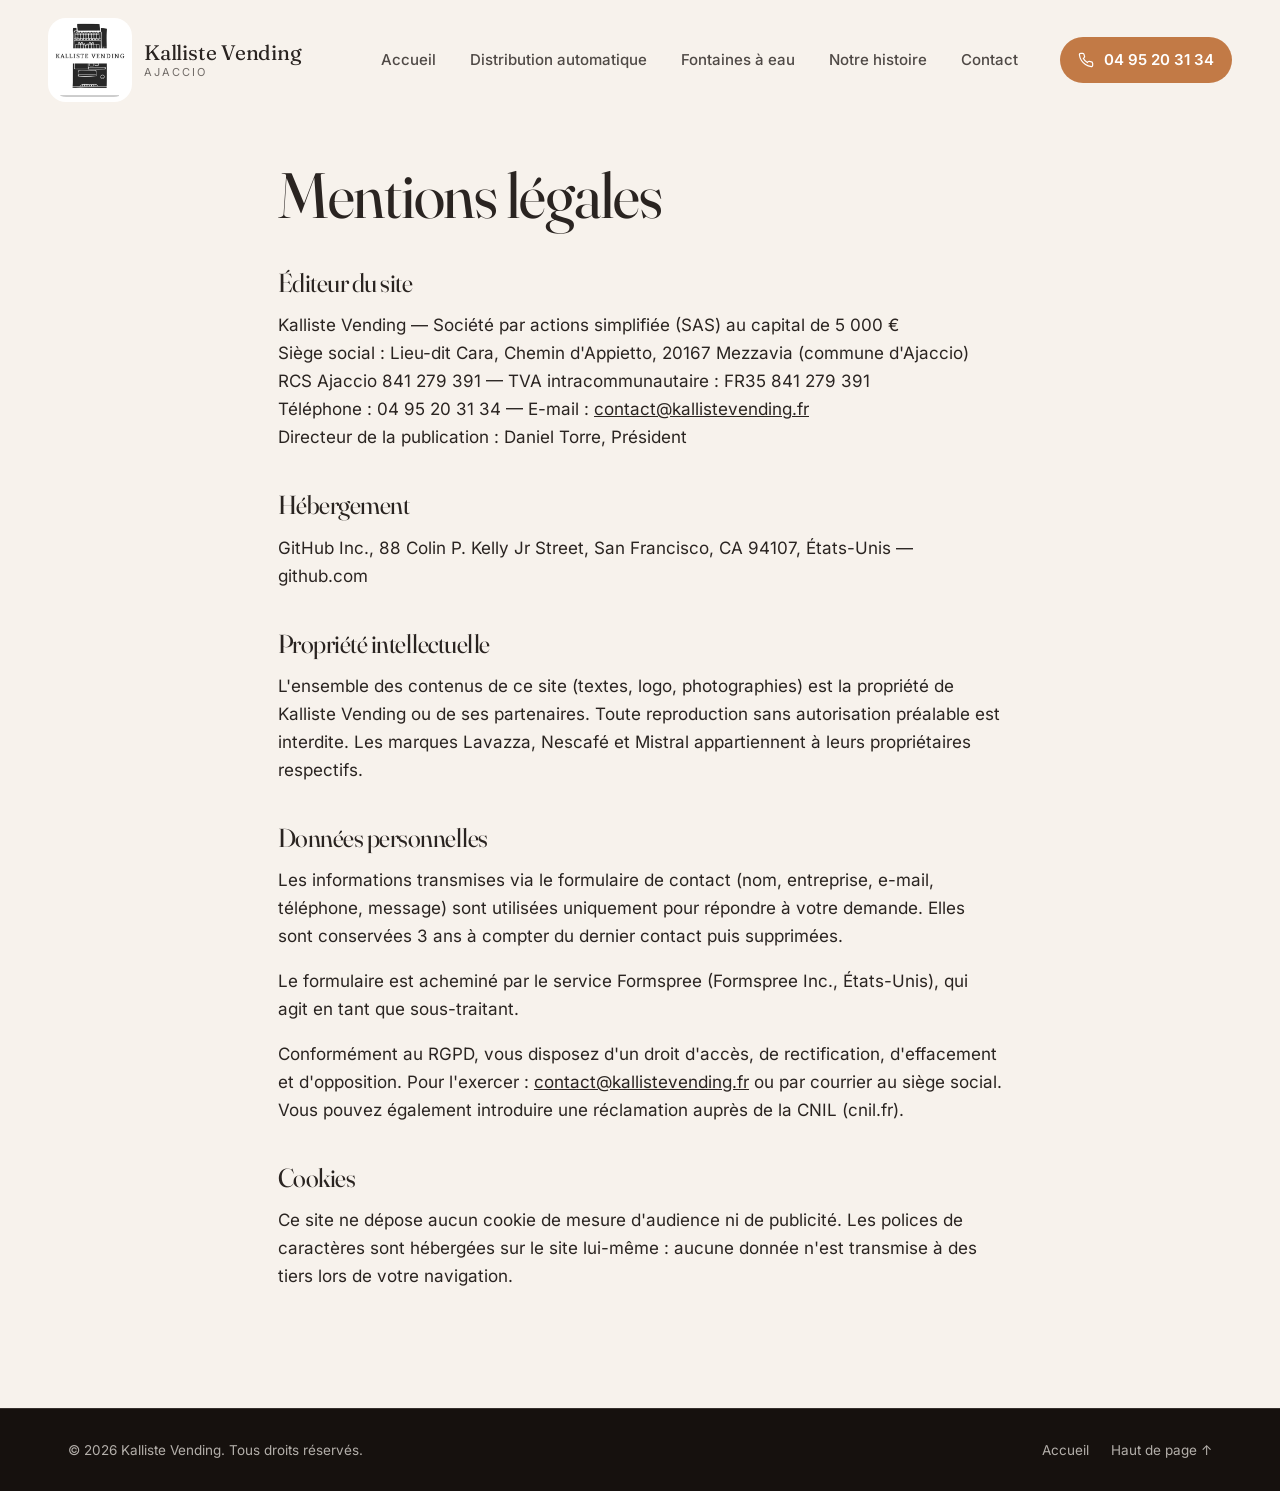
<file: mentions-legales/index.html>
<!DOCTYPE html>
<html lang="fr" class="no-js">
<head>
  <meta charset="utf-8">
  <meta name="viewport" content="width=device-width, initial-scale=1">
  <title>Mentions légales &amp; confidentialité | Kalliste Vending</title>
  <meta name="robots" content="noindex, follow">
  <link rel="icon" type="image/png" href="../assets/img/favicon.png">
  <link rel="apple-touch-icon" href="../assets/img/apple-touch-icon.png">
  <link rel="stylesheet" href="../assets/css/style.css?v=2">
  <script>document.documentElement.classList.remove('no-js');</script>
</head>
<body>

<svg width="0" height="0" style="position:absolute" aria-hidden="true">
  <symbol id="i-phone" viewBox="0 0 24 24" fill="none" stroke="currentColor" stroke-width="1.8" stroke-linecap="round" stroke-linejoin="round"><path d="M22 16.9v3a2 2 0 0 1-2.2 2 19.8 19.8 0 0 1-8.6-3.1 19.5 19.5 0 0 1-6-6A19.8 19.8 0 0 1 2.1 4.2 2 2 0 0 1 4.1 2h3a2 2 0 0 1 2 1.7c.1.9.4 1.8.7 2.7a2 2 0 0 1-.5 2.1L8 9.8a16 16 0 0 0 6 6l1.3-1.3a2 2 0 0 1 2.1-.4c.9.3 1.8.6 2.7.7a2 2 0 0 1 1.7 2z"/></symbol>
</svg>

<header class="site-header on-light" id="top">
  <div class="wrap">
    <a class="brand" href="../" aria-label="Kalliste Vending, accueil">
      <img src="../assets/img/logo.png" alt="" width="54" height="54">
      <span>Kalliste Vending<small>Ajaccio</small></span>
    </a>
    <nav class="nav" aria-label="Navigation principale">
      <ul>
        <li><a href="../">Accueil</a></li>
        <li><a href="../distribution-automatique/">Distribution automatique</a></li>
        <li><a href="../fontaines-a-eau/">Fontaines à eau</a></li>
        <li><a href="../#histoire">Notre histoire</a></li>
        <li><a href="../#contact">Contact</a></li>
      </ul>
    </nav>
    <a class="header-phone" href="tel:+33495203134"><svg><use href="#i-phone"/></svg>04 95 20 31 34</a>
    <button class="menu-toggle" type="button" aria-label="Ouvrir le menu" aria-expanded="false" aria-controls="mobile-menu"><span></span><span></span><span></span></button>
  </div>
</header>

<div class="mobile-menu" id="mobile-menu">
  <ul>
    <li><a href="../">Accueil</a></li>
    <li><a href="../distribution-automatique/">Distribution automatique</a></li>
    <li><a href="../fontaines-a-eau/">Fontaines à eau</a></li>
    <li><a href="../#histoire">Notre histoire</a></li>
    <li><a href="../#contact">Contact</a></li>
  </ul>
  <a class="btn btn-copper" href="tel:+33495203134"><svg width="18" height="18"><use href="#i-phone"/></svg>Appeler le 04 95 20 31 34</a>
</div>

<main class="legal-page">
  <div class="wrap">
    <h1>Mentions légales</h1>

    <h2>Éditeur du site</h2>
    <p>Kalliste Vending — Société par actions simplifiée (SAS) au capital de 5 000 €<br>
    Siège social : Lieu-dit Cara, Chemin d'Appietto, 20167 Mezzavia (commune d'Ajaccio)<br>
    RCS Ajaccio 841 279 391 — TVA intracommunautaire : FR35 841 279 391<br>
    Téléphone : 04 95 20 31 34 — E-mail : <a href="mailto:contact@kallistevending.fr">contact@kallistevending.fr</a><br>
    Directeur de la publication : Daniel Torre, Président</p>

    <h2>Hébergement</h2>
    <p>GitHub Inc., 88 Colin P. Kelly Jr Street, San Francisco, CA 94107, États-Unis — github.com</p>

    <h2>Propriété intellectuelle</h2>
    <p>L'ensemble des contenus de ce site (textes, logo, photographies) est la propriété de Kalliste Vending ou de ses partenaires. Toute reproduction sans autorisation préalable est interdite. Les marques Lavazza, Nescafé et Mistral appartiennent à leurs propriétaires respectifs.</p>

    <h2 id="confidentialite">Données personnelles</h2>
    <p>Les informations transmises via le formulaire de contact (nom, entreprise, e-mail, téléphone, message) sont utilisées uniquement pour répondre à votre demande. Elles sont conservées 3 ans à compter du dernier contact puis supprimées.</p>
    <p>Le formulaire est acheminé par le service Formspree (Formspree Inc., États-Unis), qui agit en tant que sous-traitant.</p>
    <p>Conformément au RGPD, vous disposez d'un droit d'accès, de rectification, d'effacement et d'opposition. Pour l'exercer : <a href="mailto:contact@kallistevending.fr">contact@kallistevending.fr</a> ou par courrier au siège social. Vous pouvez également introduire une réclamation auprès de la CNIL (cnil.fr).</p>

    <h2>Cookies</h2>
    <p>Ce site ne dépose aucun cookie de mesure d'audience ni de publicité. Les polices de caractères sont hébergées sur le site lui-même : aucune donnée n'est transmise à des tiers lors de votre navigation.</p>
  </div>
</main>

<footer class="site-footer">
  <div class="wrap footer-bottom" style="background:none;padding-top:30px">
    <span>© <span data-year>2026</span> Kalliste Vending. Tous droits réservés.</span>
    <nav aria-label="Liens légaux">
      <a href="../">Accueil</a>
      <a href="#top">Haut de page ↑</a>
    </nav>
  </div>
</footer>

<script src="../assets/js/main.js?v=2" defer></script>
</body>
</html>
</file>
<file: assets/css/style.css>
/* ==========================================================================
   KALLISTE VENDING — site de test (nouvelle identité)
   Concept : « La plus belle pause de l'île »
   Deux univers : le café (espresso, cuivre) et l'eau (turquoise méditerranéen)
   ========================================================================== */

/* ---------- Polices locales ---------- */
@font-face {
  font-family: "Fraunces";
  src: url("../fonts/fraunces-normal.woff2") format("woff2");
  font-weight: 300 700; font-style: normal; font-display: swap;
}
@font-face {
  font-family: "Fraunces";
  src: url("../fonts/fraunces-italic.woff2") format("woff2");
  font-weight: 300 700; font-style: italic; font-display: swap;
}
@font-face {
  font-family: "Inter";
  src: url("../fonts/inter-normal.woff2") format("woff2");
  font-weight: 300 700; font-style: normal; font-display: swap;
}

/* ---------- Jetons de design ---------- */
:root {
  --espresso: #16110e;
  --roast: #241c17;
  --roast-2: #31261f;
  --cream: #f7f2ec;
  --sand: #ede5da;
  --taupe: #a29f99;          /* couleur historique de la marque */
  --copper: #c27a46;
  --copper-light: #e3a877;
  --sea: #1a8798;
  --sea-deep: #0e5662;
  --sea-light: #dff0f1;
  --ink: #2a2421;
  --muted: #6f6660;
  --line: rgba(42, 36, 33, .12);
  --line-light: rgba(247, 242, 236, .14);

  --serif: "Fraunces", Georgia, "Times New Roman", serif;
  --sans: "Inter", system-ui, -apple-system, "Segoe UI", Roboto, Arial, sans-serif;

  --radius: 22px;
  --radius-sm: 12px;
  --shadow: 0 30px 60px -30px rgba(22, 17, 14, .45);
  --wrap: 1240px;
  --gutter: clamp(20px, 4vw, 48px);
  --ease: cubic-bezier(.2, .7, .2, 1);
}

/* ---------- Base ---------- */
*, *::before, *::after { box-sizing: border-box; }
html { scroll-behavior: smooth; -webkit-text-size-adjust: 100%; }
body {
  margin: 0;
  font-family: var(--sans);
  font-size: 17px;
  line-height: 1.65;
  color: var(--ink);
  background: var(--cream);
  -webkit-font-smoothing: antialiased;
  text-rendering: optimizeLegibility;
}
img { display: block; max-width: 100%; height: auto; }
a { color: inherit; }
::selection { background: var(--copper); color: #fff; }
:focus-visible { outline: 2px solid var(--copper); outline-offset: 3px; border-radius: 4px; }

h1, h2, h3, h4 {
  font-family: var(--serif);
  font-weight: 400;
  line-height: 1.08;
  letter-spacing: -.02em;
  margin: 0;
  font-optical-sizing: auto;
}
h1 { font-size: clamp(44px, 7vw, 96px); font-variation-settings: "opsz" 144; }
h2 { font-size: clamp(34px, 4.6vw, 60px); font-variation-settings: "opsz" 144; }
h3 { font-size: clamp(22px, 2vw, 28px); letter-spacing: -.01em; }
p { margin: 0 0 1em; }
em.accent, .accent-copper { font-style: italic; color: var(--copper); }
.accent-sea { font-style: italic; color: var(--sea); }

.wrap { max-width: var(--wrap); margin: 0 auto; padding: 0 var(--gutter); }
.section { padding: clamp(80px, 11vw, 150px) 0; position: relative; }
.visually-hidden {
  position: absolute !important; width: 1px; height: 1px; overflow: hidden;
  clip: rect(0 0 0 0); white-space: nowrap;
}

/* Sur-titre */
.eyebrow {
  display: inline-flex; align-items: center; gap: 10px;
  font-size: 13px; font-weight: 600; letter-spacing: .16em; text-transform: uppercase;
  color: var(--copper);
  margin-bottom: 22px;
}
.eyebrow::before { content: ""; width: 28px; height: 1px; background: currentColor; }
.eyebrow.sea { color: var(--sea); }
.lead { font-size: clamp(18px, 1.5vw, 21px); color: var(--muted); max-width: 46ch; }

/* ---------- Boutons ---------- */
.btn {
  --bg: var(--ink); --fg: var(--cream);
  position: relative;
  display: inline-flex; align-items: center; gap: 12px;
  padding: 16px 26px;
  border: 0; border-radius: 999px;
  background: var(--bg); color: var(--fg);
  font: 500 16px/1 var(--sans);
  text-decoration: none; cursor: pointer;
  overflow: hidden; isolation: isolate;
  transition: transform .3s var(--ease), box-shadow .3s var(--ease), color .3s;
}
.btn::before {
  content: ""; position: absolute; inset: 0; z-index: -1;
  background: var(--copper);
  transform: translateY(101%);
  transition: transform .45s var(--ease);
}
.btn:hover::before { transform: translateY(0); }
.btn:hover { transform: translateY(-2px); box-shadow: 0 14px 30px -12px rgba(194, 122, 70, .7); color: #fff; }
.btn .arrow { transition: transform .3s var(--ease); }
.btn:hover .arrow { transform: translateX(4px); }
.btn-copper { --bg: var(--copper); --fg: #fff; }
.btn-copper::before { background: var(--cream); }
.btn-copper:hover { color: var(--ink); }
.btn-light { --bg: var(--cream); --fg: var(--ink); }
.btn-ghost { --bg: transparent; --fg: currentColor; box-shadow: inset 0 0 0 1px currentColor; }
.btn-ghost::before { background: var(--cream); }
.btn-ghost:hover { color: var(--ink); box-shadow: none; }
.btn-sea::before { background: var(--sea); }
.btn-sea:hover { box-shadow: 0 14px 30px -12px rgba(26, 135, 152, .7); }

.link-arrow {
  display: inline-flex; align-items: center; gap: 10px;
  font-weight: 600; font-size: 15px; text-decoration: none;
  padding-bottom: 4px;
  background: linear-gradient(currentColor, currentColor) 0 100% / 0 1px no-repeat;
  transition: background-size .4s var(--ease);
}
.link-arrow:hover { background-size: 100% 1px; }

/* ==========================================================================
   EN-TÊTE
   ========================================================================== */
.site-header {
  position: fixed; inset: 0 0 auto 0; z-index: 100;
  padding: 18px 0;
  color: var(--cream);
  transition: background-color .4s, padding .4s var(--ease), color .4s, box-shadow .4s;
}
.site-header .wrap { display: flex; align-items: center; gap: 28px; max-width: 1400px; }
.site-header.is-solid {
  padding: 10px 0;
  background: rgba(22, 17, 14, .86);
  -webkit-backdrop-filter: saturate(140%) blur(14px);
  backdrop-filter: saturate(140%) blur(14px);
  box-shadow: 0 1px 0 var(--line-light);
}
.brand { display: flex; align-items: center; gap: 12px; text-decoration: none; }
.brand img {
  width: 84px; height: 84px; object-fit: contain;
  background: #fff; border-radius: 18px; padding: 5px;
  transition: width .4s var(--ease), height .4s var(--ease);
}
.site-header.is-solid .brand img { width: 66px; height: 66px; border-radius: 15px; }
.brand span { font-family: var(--serif); font-size: 21px; letter-spacing: -.01em; line-height: 1; }
.brand small { display: block; font-family: var(--sans); font-size: 11px; letter-spacing: .18em; text-transform: uppercase; opacity: .65; margin-top: 4px; }

.nav { margin-left: auto; }
.nav ul { display: flex; gap: 6px; list-style: none; margin: 0; padding: 0; }
.nav a {
  position: relative; display: block;
  padding: 10px 14px;
  font-size: 15px; font-weight: 500; text-decoration: none;
  opacity: .82; transition: opacity .2s;
}
.nav a::after {
  content: ""; position: absolute; left: 14px; right: 14px; bottom: 4px;
  height: 1px; background: var(--copper-light);
  transform: scaleX(0); transform-origin: left; transition: transform .35s var(--ease);
}
.nav a:hover, .nav a[aria-current="page"] { opacity: 1; }
.nav a:hover::after, .nav a[aria-current="page"]::after { transform: scaleX(1); }

.header-phone {
  display: inline-flex; align-items: center; gap: 10px;
  padding: 11px 18px; border-radius: 999px;
  background: var(--copper); color: #fff;
  font-weight: 600; font-size: 15px; text-decoration: none; white-space: nowrap;
  transition: background .25s, transform .25s var(--ease);
}
.header-phone:hover { background: var(--copper-light); transform: translateY(-1px); }
.header-phone svg { width: 16px; height: 16px; }

/* En-tête sur fond clair (pages intérieures si besoin) */
.site-header.on-light:not(.is-solid) { color: var(--ink); }

.menu-toggle {
  display: none; margin-left: auto;
  width: 46px; height: 46px; border-radius: 50%;
  border: 1px solid var(--line-light); background: transparent; color: inherit;
  cursor: pointer; position: relative;
}
.menu-toggle span {
  position: absolute; left: 14px; right: 14px; height: 1.5px; background: currentColor;
  transition: transform .35s var(--ease), opacity .2s;
}
.menu-toggle span:nth-child(1) { top: 17px; }
.menu-toggle span:nth-child(2) { top: 22px; }
.menu-toggle span:nth-child(3) { top: 27px; }
.menu-open .menu-toggle span:nth-child(1) { transform: translateY(5px) rotate(45deg); }
.menu-open .menu-toggle span:nth-child(2) { opacity: 0; }
.menu-open .menu-toggle span:nth-child(3) { transform: translateY(-5px) rotate(-45deg); }

.mobile-menu {
  position: fixed; inset: 0; z-index: 90;
  background: var(--espresso); color: var(--cream);
  padding: 120px var(--gutter) 40px;
  display: flex; flex-direction: column;
  clip-path: circle(0 at calc(100% - 45px) 45px);
  transition: clip-path .6s var(--ease);
  visibility: hidden;
}
.menu-open .mobile-menu { clip-path: circle(150% at calc(100% - 45px) 45px); visibility: visible; }
.mobile-menu ul { list-style: none; margin: 0; padding: 0; }
.mobile-menu li a {
  display: block; padding: 12px 0;
  font-family: var(--serif); font-size: 38px; line-height: 1.1; text-decoration: none;
  border-bottom: 1px solid var(--line-light);
}
.mobile-menu li a[aria-current="page"] { color: var(--copper-light); font-style: italic; }
.mobile-menu .btn { margin-top: auto; justify-content: center; }
body.menu-open { overflow: hidden; }

/* ==========================================================================
   HERO ACCUEIL
   ========================================================================== */
.hero {
  position: relative;
  min-height: 100vh; min-height: 100svh;
  padding: 150px 0 90px;
  background:
    radial-gradient(70% 60% at 85% 20%, rgba(26, 135, 152, .22), transparent 60%),
    radial-gradient(60% 60% at 10% 90%, rgba(194, 122, 70, .25), transparent 60%),
    var(--espresso);
  color: var(--cream);
  overflow: hidden;
  display: flex; align-items: center;
}
/* grain photo très léger */
.hero::before, .grain::before {
  content: ""; position: absolute; inset: 0; pointer-events: none; opacity: .09; z-index: 0;
  background-image: url("data:image/svg+xml,%3Csvg xmlns='http://www.w3.org/2000/svg' width='160' height='160'%3E%3Cfilter id='n'%3E%3CfeTurbulence type='fractalNoise' baseFrequency='.85' numOctaves='3' stitchTiles='stitch'/%3E%3C/filter%3E%3Crect width='100%25' height='100%25' filter='url(%23n)'/%3E%3C/svg%3E");
}
.hero .wrap {
  position: relative; z-index: 1;
  display: grid; grid-template-columns: 1.05fr .95fr; gap: clamp(40px, 6vw, 90px);
  align-items: center; max-width: 1400px;
}
.hero h1 { font-weight: 350; margin-bottom: 28px; }
.hero h1 em { font-style: italic; font-weight: 300; color: var(--copper-light); }
.hero .lead { color: rgba(247, 242, 236, .72); margin-bottom: 40px; }
.hero-actions { display: flex; flex-wrap: wrap; gap: 14px; }

.hero-facts {
  display: flex; flex-wrap: wrap; gap: 10px 28px;
  margin: 56px 0 0; padding: 26px 0 0; list-style: none;
  border-top: 1px solid var(--line-light);
  font-size: 14px; color: rgba(247, 242, 236, .7);
}
.hero-facts li { display: flex; align-items: center; gap: 10px; }
.hero-facts li::before { content: ""; width: 6px; height: 6px; border-radius: 50%; background: var(--copper); }
.hero-facts li:nth-child(even)::before { background: var(--sea); }

/* Visuel double : café / eau */
.duo { position: relative; height: min(640px, 72vh); }
.duo-card {
  position: absolute; overflow: hidden;
  border-radius: 200px 200px var(--radius) var(--radius);
  box-shadow: var(--shadow);
  text-decoration: none; color: #fff;
  transition: transform .8s var(--ease);
}
.duo-card img { width: 100%; height: 100%; object-fit: cover; transition: transform 1.2s var(--ease); }
.duo-card:hover img { transform: scale(1.06); }
.duo-card::after {
  content: ""; position: absolute; inset: 0;
  background: linear-gradient(180deg, transparent 50%, rgba(10, 8, 6, .75));
}
.duo-card .tag {
  position: absolute; left: 24px; right: 24px; bottom: 22px; z-index: 2;
  display: flex; align-items: flex-end; justify-content: space-between; gap: 10px;
}
.duo-card .tag b { font-family: var(--serif); font-weight: 400; font-size: 30px; line-height: 1; }
.duo-card .tag small { display: block; font-size: 12px; letter-spacing: .14em; text-transform: uppercase; opacity: .8; margin-bottom: 8px; }
.duo-card .tag .circle {
  flex: 0 0 auto; width: 44px; height: 44px; border-radius: 50%;
  display: grid; place-items: center; background: rgba(255, 255, 255, .18);
  -webkit-backdrop-filter: blur(6px); backdrop-filter: blur(6px);
  transition: background .3s, transform .3s var(--ease);
}
.duo-card:hover .circle { background: var(--copper); transform: rotate(-45deg); }
.duo-card.water:hover .circle { background: var(--sea); }
.duo-card.coffee { left: 0; top: 0; width: 58%; height: 82%; }
.duo-card.water { right: 0; bottom: 0; width: 50%; height: 70%; border-radius: var(--radius) var(--radius) 200px 200px; }
.duo-card.water .tag { bottom: auto; top: 26px; align-items: flex-start; }
.duo-card.water::after { background: linear-gradient(0deg, transparent 50%, rgba(8, 40, 46, .7)); }

.scroll-hint {
  position: absolute; left: 50%; bottom: 26px; z-index: 2; transform: translateX(-50%);
  width: 26px; height: 42px; border-radius: 20px; border: 1px solid var(--line-light);
}
.scroll-hint::after {
  content: ""; position: absolute; left: 50%; top: 8px; width: 3px; height: 8px; margin-left: -1.5px;
  border-radius: 3px; background: var(--copper-light); animation: wheel 1.8s var(--ease) infinite;
}
@keyframes wheel { 0% { opacity: 0; transform: translateY(0); } 30% { opacity: 1; } 100% { opacity: 0; transform: translateY(14px); } }

/* ==========================================================================
   BANDEAU DÉFILANT
   ========================================================================== */
.marquee {
  background: var(--copper); color: #fff;
  overflow: hidden; white-space: nowrap;
  padding: 18px 0;
  border-block: 1px solid rgba(0, 0, 0, .08);
}
.marquee-track { display: inline-flex; animation: marquee 40s linear infinite; }
.marquee:hover .marquee-track { animation-play-state: paused; }
.marquee span {
  display: inline-flex; align-items: center; gap: 34px; padding-right: 34px;
  font-family: var(--serif); font-size: clamp(20px, 2.2vw, 28px); font-style: italic;
}
.marquee span::after { content: "✦"; font-style: normal; font-size: .6em; opacity: .7; }
@keyframes marquee { to { transform: translateX(-50%); } }

/* ==========================================================================
   EN-TÊTES DE SECTION
   ========================================================================== */
.section-head {
  display: grid; grid-template-columns: 1fr 1fr; gap: 40px 80px; align-items: end;
  margin-bottom: clamp(48px, 6vw, 80px);
}
.section-head .lead { margin: 0; }
.section-head.center { grid-template-columns: 1fr; text-align: center; justify-items: center; }

/* ==========================================================================
   SOLUTIONS (cartes)
   ========================================================================== */
.solutions { display: grid; grid-template-columns: repeat(3, 1fr); gap: 24px; }
.solution {
  position: relative; display: flex; flex-direction: column;
  background: #fff; border-radius: var(--radius); overflow: hidden;
  text-decoration: none; color: inherit;
  box-shadow: 0 1px 0 var(--line);
  transition: transform .5s var(--ease), box-shadow .5s var(--ease);
}
.solution:hover { transform: translateY(-8px); box-shadow: var(--shadow); }
.solution-media { position: relative; aspect-ratio: 4 / 3.2; overflow: hidden; }
.solution-media img { width: 100%; height: 100%; object-fit: cover; transition: transform 1.2s var(--ease); }
.solution:hover .solution-media img { transform: scale(1.07); }
.solution-num {
  position: absolute; top: 18px; left: 18px;
  padding: 6px 12px; border-radius: 999px;
  background: rgba(247, 242, 236, .92); color: var(--ink);
  font-size: 12px; font-weight: 600; letter-spacing: .1em;
}
.solution-body { padding: 28px 28px 30px; display: flex; flex-direction: column; flex: 1; }
.solution-body h3 { margin-bottom: 12px; }
.solution-body p { color: var(--muted); font-size: 16px; flex: 1; }
.solution-body .link-arrow { color: var(--copper); margin-top: 8px; align-self: flex-start; }
.solution.is-water .link-arrow { color: var(--sea); }

/* ==========================================================================
   HISTOIRE
   ========================================================================== */
.story { background: var(--sand); overflow: hidden; }
.story-grid { display: grid; grid-template-columns: .95fr 1.05fr; gap: clamp(40px, 7vw, 110px); align-items: center; }
.story-media { position: relative; }
.story-media img { border-radius: var(--radius); aspect-ratio: 4 / 5; object-fit: cover; width: 100%; }
.story-media .year {
  position: absolute; right: -28px; bottom: 40px;
  background: var(--espresso); color: var(--cream);
  padding: 26px 30px; border-radius: var(--radius);
  box-shadow: var(--shadow);
}
.story-media .year b { display: block; font-family: var(--serif); font-weight: 300; font-size: 64px; line-height: .9; color: var(--copper-light); }
.story-media .year span { font-size: 13px; letter-spacing: .08em; opacity: .75; }
.story h2 { margin-bottom: 30px; }
.story blockquote {
  margin: 34px 0 0; padding: 26px 0 0 30px;
  border-left: 1px solid var(--copper);
  font-family: var(--serif); font-size: clamp(22px, 2.2vw, 28px); font-style: italic; line-height: 1.35;
  color: var(--ink);
}
.story blockquote small { display: block; margin-top: 14px; font: 500 14px var(--sans); font-style: normal; color: var(--muted); }
.big-word {
  position: absolute; right: -2vw; top: 40px; pointer-events: none;
  font-family: var(--serif); font-style: italic; font-weight: 300;
  font-size: clamp(120px, 20vw, 300px); line-height: 1; letter-spacing: -.04em;
  color: rgba(42, 36, 33, .045);
}

/* ==========================================================================
   CHIFFRES
   ========================================================================== */
.stats { background: var(--espresso); color: var(--cream); position: relative; overflow: hidden; }
.stats-grid { display: grid; grid-template-columns: repeat(4, 1fr); position: relative; z-index: 1; }
.stat { padding: 10px 34px; border-left: 1px solid var(--line-light); }
.stat:first-child { border-left: 0; padding-left: 0; }
.stat b {
  display: block; font-family: var(--serif); font-weight: 300;
  font-size: clamp(52px, 6vw, 86px); line-height: 1; letter-spacing: -.03em;
  margin-bottom: 14px;
}
.stat b sup { font-size: .4em; vertical-align: top; position: relative; top: .4em; color: var(--copper-light); }
.stat:nth-child(even) b sup { color: #6cc4cf; }
.stat p { margin: 0; color: rgba(247, 242, 236, .68); font-size: 15px; max-width: 24ch; }

/* ==========================================================================
   PROCESSUS
   ========================================================================== */
.steps { display: grid; grid-template-columns: repeat(4, 1fr); gap: 20px; counter-reset: step; list-style: none; padding: 0; margin: 0; }
.step {
  position: relative; padding: 34px 28px 30px;
  border-radius: var(--radius); background: #fff;
  box-shadow: 0 1px 0 var(--line);
  transition: background .4s, color .4s, transform .4s var(--ease);
}
.step:hover { background: var(--espresso); color: var(--cream); transform: translateY(-6px); }
.step:hover p { color: rgba(247, 242, 236, .7); }
.step-icon {
  width: 56px; height: 56px; border-radius: 16px;
  display: grid; place-items: center; margin-bottom: 26px;
  background: var(--sand); color: var(--copper);
  transition: background .4s;
}
.step:hover .step-icon { background: var(--roast-2); }
.step-icon svg { width: 26px; height: 26px; }
.step::after {
  counter-increment: step; content: "0" counter(step);
  position: absolute; top: 26px; right: 28px;
  font-family: var(--serif); font-style: italic; font-size: 34px; color: var(--taupe); opacity: .6;
}
.step h3 { font-size: 23px; margin-bottom: 10px; }
.step p { margin: 0; font-size: 15.5px; color: var(--muted); transition: color .4s; }

/* ==========================================================================
   BANDEAU ÉCOLOGIE
   ========================================================================== */
.eco {
  position: relative; color: #fff; overflow: hidden;
  min-height: 640px; display: flex; align-items: center;
}
.eco-bg { position: absolute; inset: -10% 0; }
.eco-bg img { width: 100%; height: 100%; object-fit: cover; }
.eco::after {
  content: ""; position: absolute; inset: 0;
  background: linear-gradient(90deg, rgba(6, 34, 38, .88) 0%, rgba(6, 34, 38, .55) 45%, rgba(6, 34, 38, 0) 75%);
}
.eco .wrap { position: relative; z-index: 1; width: 100%; }
.eco-content { max-width: 560px; }
.eco .eyebrow { color: #8fd8e0; }
.eco h2 { margin-bottom: 24px; }
.eco h2 em { color: #8fd8e0; }
.eco p { color: rgba(255, 255, 255, .82); font-size: 18px; }
.eco-list { list-style: none; padding: 0; margin: 28px 0 36px; display: grid; gap: 12px; }
.eco-list li { display: flex; gap: 14px; align-items: center; font-weight: 500; }
.eco-list svg { flex: 0 0 auto; width: 26px; height: 26px; padding: 5px; border-radius: 50%; background: rgba(143, 216, 224, .2); color: #8fd8e0; }

/* ==========================================================================
   PARTENAIRES
   ========================================================================== */
.partners { padding: 70px 0; border-bottom: 1px solid var(--line); }
.partners .wrap { display: flex; align-items: center; justify-content: space-between; gap: 40px; flex-wrap: wrap; }
.partners p { margin: 0; font-family: var(--serif); font-size: 24px; max-width: 22ch; line-height: 1.25; }
.partner-logos { display: flex; align-items: center; gap: 56px; flex-wrap: wrap; }
.partner-logos img { height: 64px; width: auto; filter: grayscale(1); opacity: .75; transition: filter .3s, opacity .3s; }
.partner-logos img:hover { filter: none; opacity: 1; }
.partner-logos .logo-nescafe { height: 42px; }
.wordmark {
  font-family: var(--serif); font-weight: 600; font-size: 34px; letter-spacing: .06em;
  color: var(--ink); opacity: .7; text-transform: uppercase;
}

/* ==========================================================================
   CONTACT
   ========================================================================== */
.contact { background: var(--espresso); color: var(--cream); position: relative; overflow: hidden; }
.contact-grid { display: grid; grid-template-columns: .85fr 1.15fr; gap: clamp(40px, 7vw, 100px); position: relative; z-index: 1; }
.contact h2 { margin-bottom: 24px; }
.contact h2 em { color: var(--copper-light); }
.contact .lead { color: rgba(247, 242, 236, .7); }
.contact-cards { display: grid; gap: 14px; margin-top: 40px; }
.contact-card {
  display: flex; align-items: center; gap: 18px;
  padding: 20px 22px; border-radius: var(--radius-sm);
  border: 1px solid var(--line-light); text-decoration: none;
  transition: background .3s, border-color .3s;
}
a.contact-card:hover { background: var(--roast); border-color: var(--copper); }
.contact-card .ico {
  flex: 0 0 auto; width: 46px; height: 46px; border-radius: 50%;
  display: grid; place-items: center; background: var(--roast-2); color: var(--copper-light);
}
.contact-card .ico svg { width: 20px; height: 20px; }
.contact-card small { display: block; font-size: 12px; letter-spacing: .14em; text-transform: uppercase; color: rgba(247, 242, 236, .55); }
.contact-card b { font-weight: 500; font-size: 18px; }

.form {
  background: var(--cream); color: var(--ink);
  border-radius: var(--radius); padding: clamp(28px, 4vw, 48px);
}
.form h3 { margin-bottom: 6px; }
.form > p { color: var(--muted); font-size: 15px; margin-bottom: 26px; }
.chips { display: flex; flex-wrap: wrap; gap: 10px; margin: 0 0 24px; padding: 0; border: 0; }
.chips legend { font-size: 14px; font-weight: 600; margin-bottom: 12px; padding: 0; }
.chip input { position: absolute; opacity: 0; pointer-events: none; }
.chip span {
  display: inline-flex; align-items: center; gap: 8px;
  padding: 10px 16px; border-radius: 999px;
  border: 1px solid var(--line); background: #fff;
  font-size: 14.5px; font-weight: 500; cursor: pointer;
  transition: background .25s, color .25s, border-color .25s;
}
.chip span::before { content: "+"; font-weight: 400; transition: transform .25s; }
.chip input:checked + span { background: var(--ink); color: var(--cream); border-color: var(--ink); }
.chip input:checked + span::before { content: "✓"; }
.chip input:focus-visible + span { outline: 2px solid var(--copper); outline-offset: 2px; }

.fields { display: grid; grid-template-columns: 1fr 1fr; gap: 16px; }
.field { position: relative; }
.field.full { grid-column: 1 / -1; }
.field input, .field textarea {
  width: 100%; padding: 24px 16px 10px;
  border: 1px solid var(--line); border-radius: var(--radius-sm);
  background: #fff; color: var(--ink);
  font: 400 16px/1.4 var(--sans);
  transition: border-color .25s, box-shadow .25s;
}
.field textarea { min-height: 140px; resize: vertical; }
.field label {
  position: absolute; left: 17px; top: 17px;
  font-size: 15px; color: var(--muted); pointer-events: none;
  transition: transform .2s var(--ease), font-size .2s, color .2s;
  transform-origin: left top;
}
.field input:focus, .field textarea:focus { outline: 0; border-color: var(--copper); box-shadow: 0 0 0 4px rgba(194, 122, 70, .15); }
.field input:focus + label, .field input:not(:placeholder-shown) + label,
.field textarea:focus + label, .field textarea:not(:placeholder-shown) + label {
  transform: translateY(-10px); font-size: 12px; color: var(--copper);
}
.consent { display: flex; gap: 12px; align-items: flex-start; margin: 20px 0 24px; font-size: 13.5px; color: var(--muted); line-height: 1.5; }
.consent input { margin-top: 3px; accent-color: var(--copper); width: 16px; height: 16px; flex: 0 0 auto; }
.form-foot { display: flex; align-items: center; gap: 18px; flex-wrap: wrap; }
.form-status { margin: 0; font-size: 14.5px; font-weight: 500; }
.form-status.ok { color: #2e7d4f; }
.form-status.err { color: #b3402a; }

/* ==========================================================================
   PIED DE PAGE
   ========================================================================== */
.site-footer { background: var(--espresso); color: rgba(247, 242, 236, .7); border-top: 1px solid var(--line-light); }
.footer-top { display: grid; grid-template-columns: 1.4fr 1fr 1fr 1fr; gap: 40px; padding: 80px 0 60px; }
.footer-top h4 { font-family: var(--sans); font-size: 12px; font-weight: 600; letter-spacing: .16em; text-transform: uppercase; color: var(--cream); margin-bottom: 18px; }
.footer-top ul { list-style: none; margin: 0; padding: 0; display: grid; gap: 10px; font-size: 15px; }
.footer-top a { text-decoration: none; transition: color .2s; }
.footer-top a:hover { color: var(--copper-light); }
.footer-brand p { max-width: 32ch; font-size: 15px; margin-top: 20px; }
.footer-brand address { font-style: normal; font-size: 15px; line-height: 1.6; margin-top: 20px; }
.footer-brand .brand { color: var(--cream); }
.footer-bottom {
  display: flex; justify-content: space-between; gap: 20px; flex-wrap: wrap;
  padding-top: 24px; padding-bottom: 30px; font-size: 13.5px;
  background: linear-gradient(var(--line-light), var(--line-light)) center top / calc(100% - 2 * var(--gutter)) 1px no-repeat;
}
.footer-bottom a { text-decoration: none; }
.footer-bottom a:hover { color: var(--cream); }
.footer-bottom nav { display: flex; gap: 22px; flex-wrap: wrap; }

/* Bouton d'appel flottant (mobile) */
.call-fab {
  position: fixed; right: 18px; bottom: 18px; z-index: 80;
  width: 58px; height: 58px; border-radius: 50%;
  display: none; place-items: center;
  background: var(--copper); color: #fff;
  box-shadow: 0 14px 30px -10px rgba(194, 122, 70, .8);
}
.call-fab svg { width: 24px; height: 24px; }
.call-fab::before {
  content: ""; position: absolute; inset: 0; border-radius: 50%;
  border: 2px solid var(--copper); animation: ping 2.4s var(--ease) infinite;
}
@keyframes ping { 0% { transform: scale(1); opacity: .8; } 100% { transform: scale(1.6); opacity: 0; } }

/* ==========================================================================
   PAGES INTÉRIEURES
   ========================================================================== */
.page-hero {
  position: relative; min-height: 78vh; padding: 170px 0 80px;
  color: #fff; display: flex; align-items: flex-end; overflow: hidden;
  background: var(--espresso);
}
.page-hero-bg { position: absolute; inset: 0; }
.page-hero-bg img { width: 100%; height: 100%; object-fit: cover; }
.page-hero::after {
  content: ""; position: absolute; inset: 0;
  background: linear-gradient(180deg, rgba(22, 17, 14, .35) 0%, rgba(22, 17, 14, .2) 40%, rgba(22, 17, 14, .88) 100%);
}
.page-hero.water::after { background: linear-gradient(180deg, rgba(5, 36, 42, .3) 0%, rgba(5, 36, 42, .15) 40%, rgba(5, 36, 42, .9) 100%); }
.page-hero .wrap { position: relative; z-index: 1; width: 100%; }
.breadcrumb { display: flex; gap: 10px; font-size: 14px; opacity: .75; margin-bottom: 24px; }
.breadcrumb a { text-decoration: none; }
.breadcrumb a:hover { text-decoration: underline; }
.page-hero h1 { max-width: 14ch; margin-bottom: 24px; }
.page-hero h1 em { font-style: italic; font-weight: 300; color: var(--copper-light); }
.page-hero.water h1 em { color: #8fd8e0; }
.page-hero .lead { color: rgba(255, 255, 255, .8); }
.page-hero .eyebrow { color: var(--copper-light); }
.page-hero.water .eyebrow { color: #8fd8e0; }

/* Blocs alternés */
.feature-row {
  display: grid; grid-template-columns: 1fr 1fr; gap: clamp(40px, 7vw, 110px);
  align-items: center;
}
.feature-row + .feature-row { margin-top: clamp(80px, 10vw, 140px); }
.feature-row.reverse .feature-media { order: 2; }
.feature-media { position: relative; }
.feature-media img { border-radius: var(--radius); width: 100%; aspect-ratio: 5 / 4; object-fit: cover; }
.feature-media .pill {
  position: absolute; left: 24px; bottom: 24px;
  padding: 10px 16px; border-radius: 999px;
  background: rgba(247, 242, 236, .94); color: var(--ink);
  font-size: 13px; font-weight: 600; letter-spacing: .04em;
  display: inline-flex; align-items: center; gap: 8px;
}
.feature-media .pill::before { content: ""; width: 8px; height: 8px; border-radius: 50%; background: var(--copper); }
.is-water .feature-media .pill::before { background: var(--sea); }
.feature-media.logo-box {
  aspect-ratio: 5 / 4; border-radius: var(--radius);
  background: #fff; display: grid; place-items: center; padding: 12%;
  box-shadow: 0 1px 0 var(--line);
}
.feature-media.logo-box img { aspect-ratio: auto; border-radius: 0; object-fit: contain; }
.feature-text h2 { margin-bottom: 24px; }
.feature-text .num { font-family: var(--serif); font-style: italic; color: var(--taupe); font-size: 22px; margin-bottom: 14px; display: block; }
.feature-text p { color: var(--muted); font-size: 18px; }
.check-list { list-style: none; padding: 0; margin: 28px 0 0; display: grid; gap: 12px; }
.check-list li { display: flex; gap: 12px; align-items: flex-start; }
.check-list li::before {
  content: ""; flex: 0 0 auto; width: 22px; height: 22px; margin-top: 2px; border-radius: 50%;
  background: var(--copper) url("data:image/svg+xml,%3Csvg xmlns='http://www.w3.org/2000/svg' viewBox='0 0 24 24' fill='none' stroke='white' stroke-width='3' stroke-linecap='round' stroke-linejoin='round'%3E%3Cpath d='M5 12l5 5L20 7'/%3E%3C/svg%3E") center / 12px no-repeat;
}
.is-water .check-list li::before { background-color: var(--sea); }

/* Bandeau d'offre */
.offer-grid { display: grid; grid-template-columns: repeat(3, 1fr); gap: 20px; }
.offer {
  padding: 34px 30px; border-radius: var(--radius);
  background: var(--roast); border: 1px solid var(--line-light);
  transition: border-color .3s, transform .4s var(--ease);
}
.offer:hover { border-color: var(--copper); transform: translateY(-6px); }
.offer .step-icon { background: var(--roast-2); }
.offer { position: relative; }
.offer-size { position: absolute; top: 32px; right: 30px; text-align: right; line-height: 1; }
.offer-size b { display: block; font-family: var(--serif); font-weight: 400; font-size: 40px; letter-spacing: -.01em; color: var(--copper); }
.offer-size small { display: block; margin-top: 6px; font-size: 11px; font-weight: 600; letter-spacing: .16em; text-transform: uppercase; color: rgba(247, 242, 236, .6); }
.offer h3 { margin-bottom: 10px; color: var(--cream); }
.offer p { margin: 0; color: rgba(247, 242, 236, .68); font-size: 15.5px; }
.dark { background: var(--espresso); color: var(--cream); }
.dark .lead { color: rgba(247, 242, 236, .7); }

/* Comparatif */
.compare { display: grid; grid-template-columns: 1fr 1fr; gap: 20px; }
.compare-col { border-radius: var(--radius); padding: 40px 36px; }
.compare-col.old { background: #fff; box-shadow: 0 1px 0 var(--line); }
.compare-col.new { background: var(--sea-deep); color: #fff; position: relative; overflow: hidden; }
.compare-col.new::after {
  content: ""; position: absolute; right: -80px; top: -80px; width: 260px; height: 260px; border-radius: 50%;
  background: radial-gradient(circle, rgba(143, 216, 224, .35), transparent 70%);
}
.compare-col h3 { margin-bottom: 6px; }
.compare-col .sub { font-size: 14px; opacity: .7; margin-bottom: 26px; }
.compare-col ul { list-style: none; padding: 0; margin: 0; display: grid; gap: 14px; }
.compare-col li { display: flex; gap: 12px; align-items: flex-start; padding-bottom: 14px; border-bottom: 1px solid currentColor; border-color: rgba(127, 127, 127, .18); }
.compare-col li:last-child { border-bottom: 0; padding-bottom: 0; }
.compare-col.old li::before { content: "—"; color: var(--taupe); }
.compare-col.new li::before { content: "✓"; color: #8fd8e0; font-weight: 700; }

/* Appel à l'action */
.cta-band {
  margin: 0 auto;
  border-radius: calc(var(--radius) * 1.5);
  background: var(--copper); color: #fff;
  padding: clamp(48px, 7vw, 90px);
  display: grid; grid-template-columns: 1.4fr auto; gap: 40px; align-items: center;
  position: relative; overflow: hidden;
}
.cta-band.water { background: var(--sea); }
.cta-band::after {
  content: ""; position: absolute; right: -10%; bottom: -60%; width: 520px; height: 520px; border-radius: 50%;
  border: 1px solid rgba(255, 255, 255, .25); box-shadow: 0 0 0 60px rgba(255, 255, 255, .05), 0 0 0 120px rgba(255, 255, 255, .04);
}
.cta-band h2 { position: relative; z-index: 1; }
.cta-band .actions { position: relative; z-index: 1; display: flex; gap: 12px; flex-wrap: wrap; }
.cta-wrap { max-width: var(--wrap); margin: 0 auto; padding: 0 var(--gutter) clamp(80px, 10vw, 130px); }

/* Pages légales */
.notfound { min-height: 78vh; display: grid; align-items: center; padding: 150px 0 90px; text-align: center; }
.notfound .wrap { max-width: 760px; }
.notfound-code { margin: 0; font-family: var(--serif); font-style: italic; font-size: clamp(110px, 18vw, 200px); line-height: .9; color: var(--copper); opacity: .9; }
.notfound h1 { font-size: clamp(36px, 5vw, 60px); margin: 18px 0 16px; }
.notfound .lead { margin: 0 auto 34px; max-width: 46ch; }
.notfound-actions { display: flex; gap: 14px; justify-content: center; flex-wrap: wrap; }

.legal-page { padding: 160px 0 100px; }
.legal-page .wrap { max-width: 820px; }
.legal-page h1 { font-size: clamp(40px, 5vw, 64px); margin-bottom: 30px; }
.legal-page h2 { font-size: 26px; margin: 40px 0 14px; }
.legal-page .notice {
  padding: 18px 22px; border-radius: var(--radius-sm);
  background: #fff4e8; border: 1px solid #f0d2b4; color: #7a4a22; font-size: 15px; margin-bottom: 30px;
}

/* ==========================================================================
   ANIMATIONS D'APPARITION
   ========================================================================== */
.reveal { opacity: 0; transform: translateY(36px); transition: opacity 1s var(--ease), transform 1s var(--ease); }
.reveal.in { opacity: 1; transform: none; }
.reveal[data-delay="1"] { transition-delay: .1s; }
.reveal[data-delay="2"] { transition-delay: .2s; }
.reveal[data-delay="3"] { transition-delay: .3s; }
.no-js .reveal { opacity: 1; transform: none; }

.hero-in > * { opacity: 0; transform: translateY(24px); animation: rise 1.1s var(--ease) forwards; }
.hero-in > *:nth-child(2) { animation-delay: .12s; }
.hero-in > *:nth-child(3) { animation-delay: .24s; }
.hero-in > *:nth-child(4) { animation-delay: .36s; }
.hero-in > *:nth-child(5) { animation-delay: .48s; }
@keyframes rise { to { opacity: 1; transform: none; } }
.duo { animation: rise 1.4s .3s var(--ease) both; }

@media (prefers-reduced-motion: reduce) {
  *, *::before, *::after { animation-duration: .01ms !important; animation-iteration-count: 1 !important; transition-duration: .01ms !important; scroll-behavior: auto !important; }
  .reveal { opacity: 1; transform: none; }
}

/* ==========================================================================
   RESPONSIVE
   ========================================================================== */
@media (max-width: 1100px) {
  .nav, .header-phone { display: none; }
  .menu-toggle { display: block; }
  .hero .wrap { grid-template-columns: 1fr; }
  .duo { height: 520px; max-width: 620px; width: 100%; margin: 0 auto; }
  .solutions { grid-template-columns: 1fr 1fr; }
  .solutions .solution:last-child { grid-column: 1 / -1; flex-direction: row; }
  .solutions .solution:last-child .solution-media { flex: 0 0 50%; aspect-ratio: auto; }
  .steps { grid-template-columns: 1fr 1fr; }
  .stats-grid { grid-template-columns: 1fr 1fr; row-gap: 50px; }
  .stat:nth-child(3) { border-left: 0; padding-left: 0; }
  .footer-top { grid-template-columns: 1fr 1fr; }
  .offer-grid { grid-template-columns: 1fr; }
}

@media (max-width: 800px) {
  body { font-size: 16px; }
  .section-head { grid-template-columns: 1fr; gap: 20px; }
  .story-grid, .contact-grid, .feature-row { grid-template-columns: 1fr; }
  .feature-row.reverse .feature-media { order: 0; }
  .story-media .year { right: 16px; bottom: 16px; padding: 18px 22px; }
  .story-media .year b { font-size: 46px; }
  .solutions { grid-template-columns: 1fr; }
  .solutions .solution:last-child { flex-direction: column; }
  .solutions .solution:last-child .solution-media { aspect-ratio: 4 / 3.2; }
  .steps { grid-template-columns: 1fr; }
  .compare { grid-template-columns: 1fr; }
  .cta-band { grid-template-columns: 1fr; }
  .fields { grid-template-columns: 1fr; }
  .eco::after { background: linear-gradient(180deg, rgba(6, 34, 38, .5), rgba(6, 34, 38, .9)); }
  .partners .wrap { flex-direction: column; align-items: flex-start; }
  .call-fab { display: grid; }
  .footer-top { grid-template-columns: 1fr; padding: 60px 0 40px; }
  .page-hero { min-height: 70vh; padding-top: 140px; }
  .hero { padding-top: 130px; }
  .brand span { font-size: 18px; }
  .brand img { width: 68px; height: 68px; border-radius: 15px; padding: 4px; }
  .site-header.is-solid .brand img { width: 56px; height: 56px; border-radius: 13px; }

  /* bandeaux photo des pages intérieures : voile plus dense pour la lisibilité */
  .page-hero::after { background: linear-gradient(180deg, rgba(22, 17, 14, .55) 0%, rgba(22, 17, 14, .6) 45%, rgba(22, 17, 14, .92) 100%); }
  .page-hero.water::after { background: linear-gradient(180deg, rgba(5, 36, 42, .5) 0%, rgba(5, 36, 42, .55) 45%, rgba(5, 36, 42, .92) 100%); }
  .partner-logos { gap: 32px; }
  .partner-logos img { height: 46px; }
  .partner-logos .logo-nescafe { height: 30px; }
  .wordmark { font-size: 26px; }
}

@media (max-width: 520px) {
  .duo { height: 430px; }
  .duo-card .tag b { font-size: 22px; }
  .duo-card .tag .circle { width: 38px; height: 38px; }
  .duo-card .tag { left: 18px; right: 18px; }
  .stats-grid { grid-template-columns: 1fr; }
  .stat { border-left: 0; padding: 0 0 30px; border-bottom: 1px solid var(--line-light); }
  .stat:last-child { border-bottom: 0; }
  .hero-facts { gap: 10px 20px; }
  .btn { padding: 15px 22px; }
}
</file>
